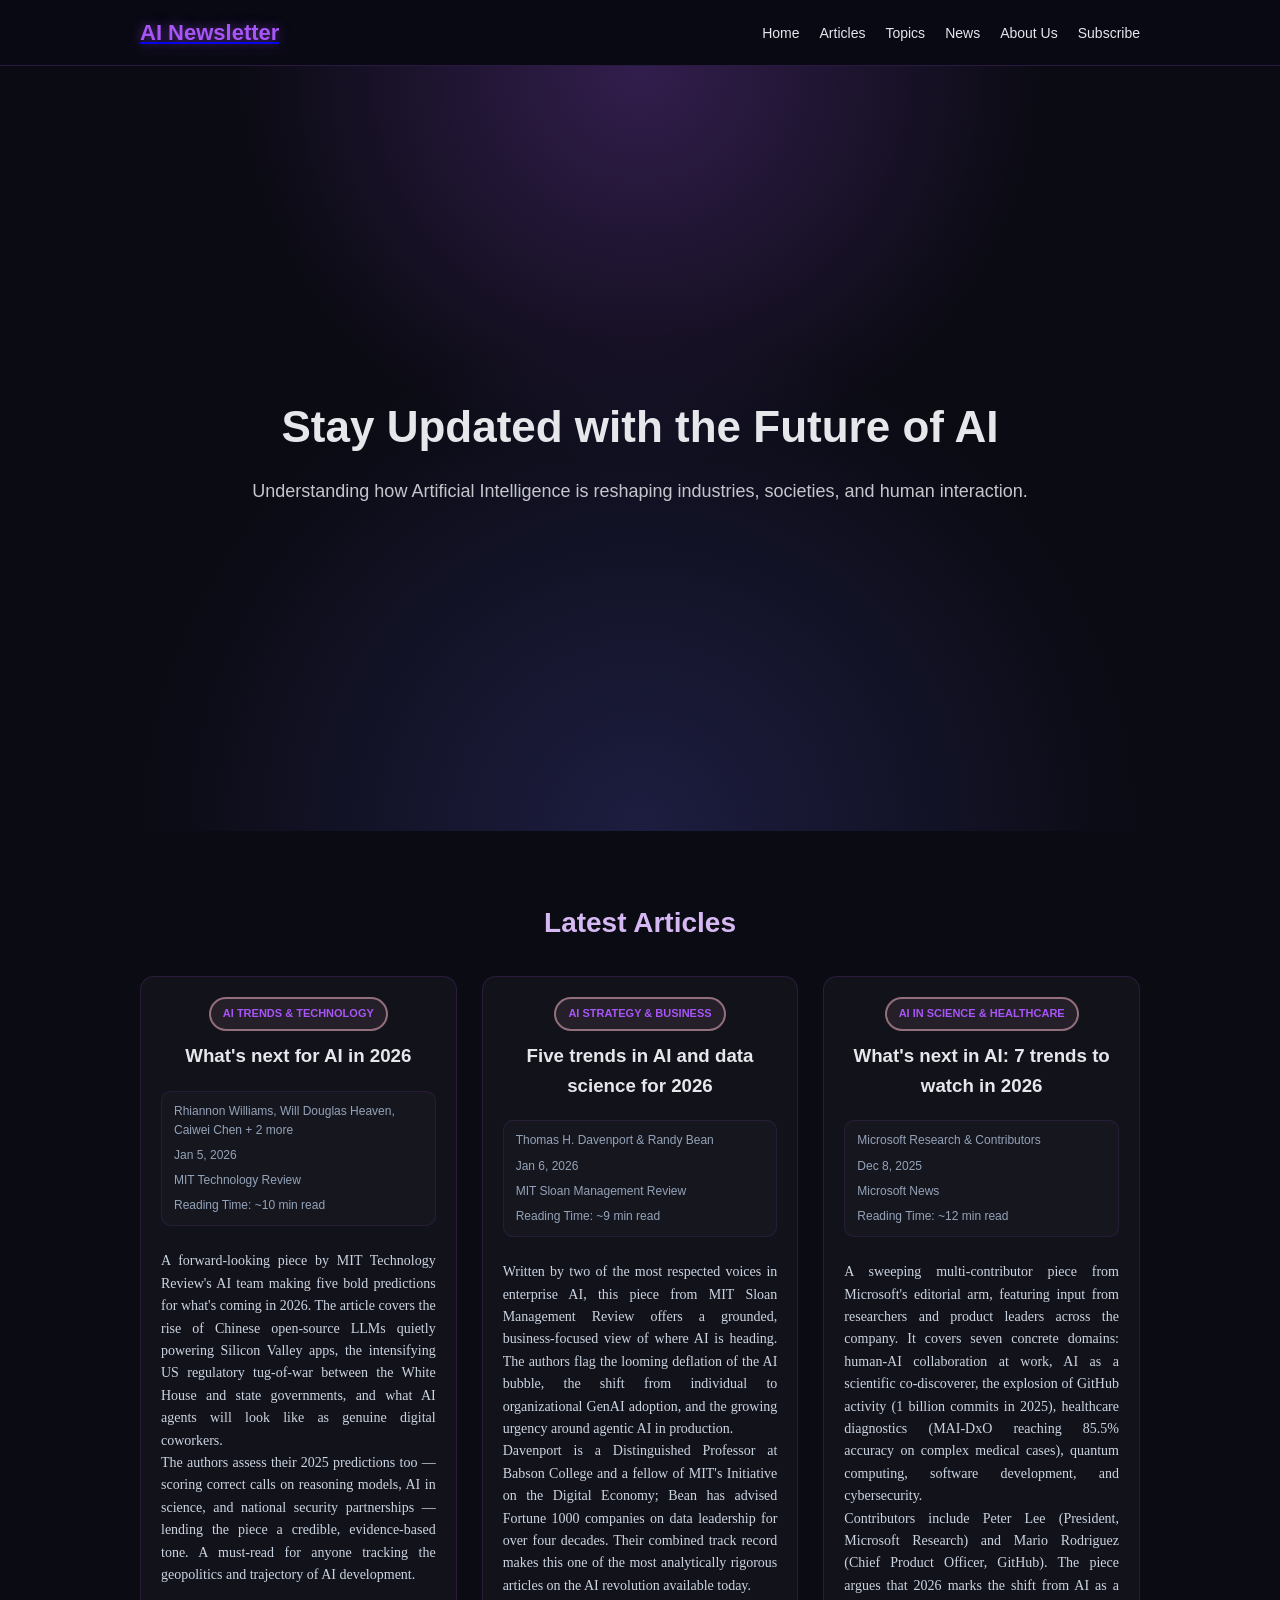
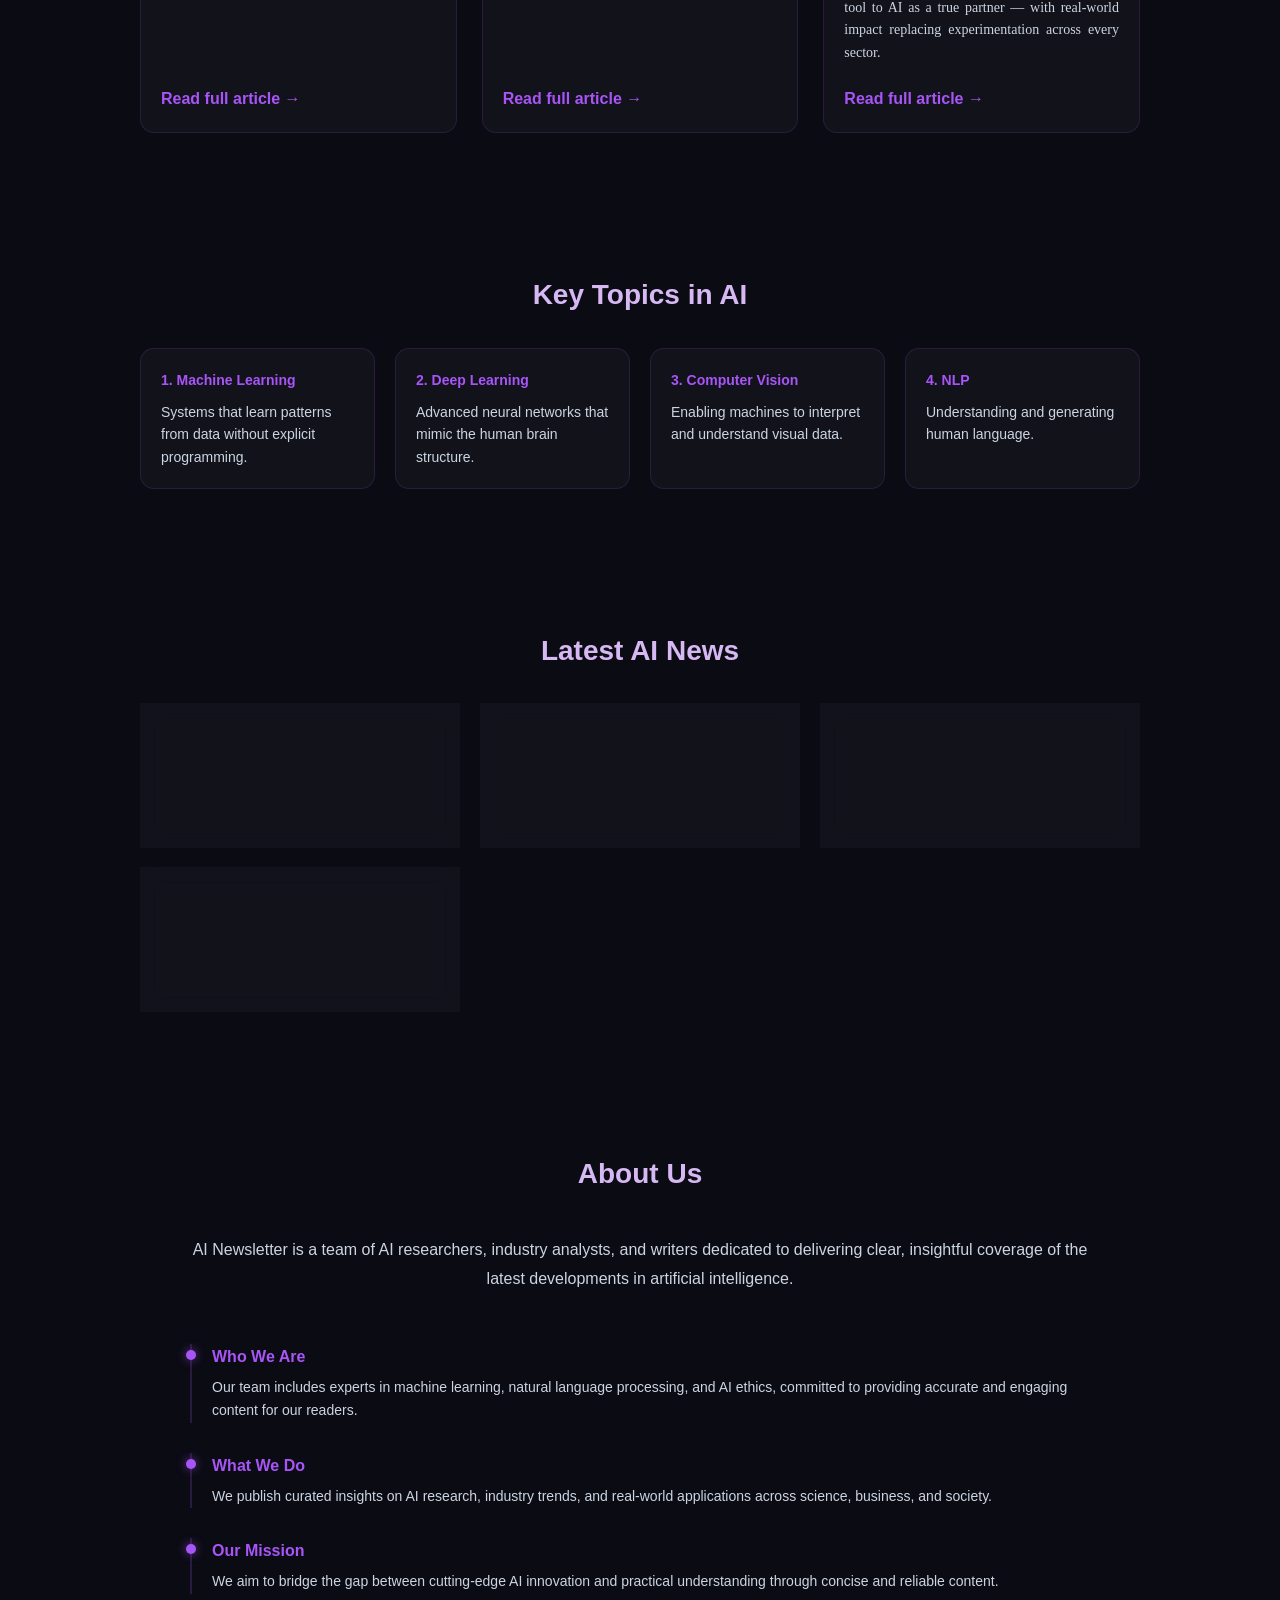
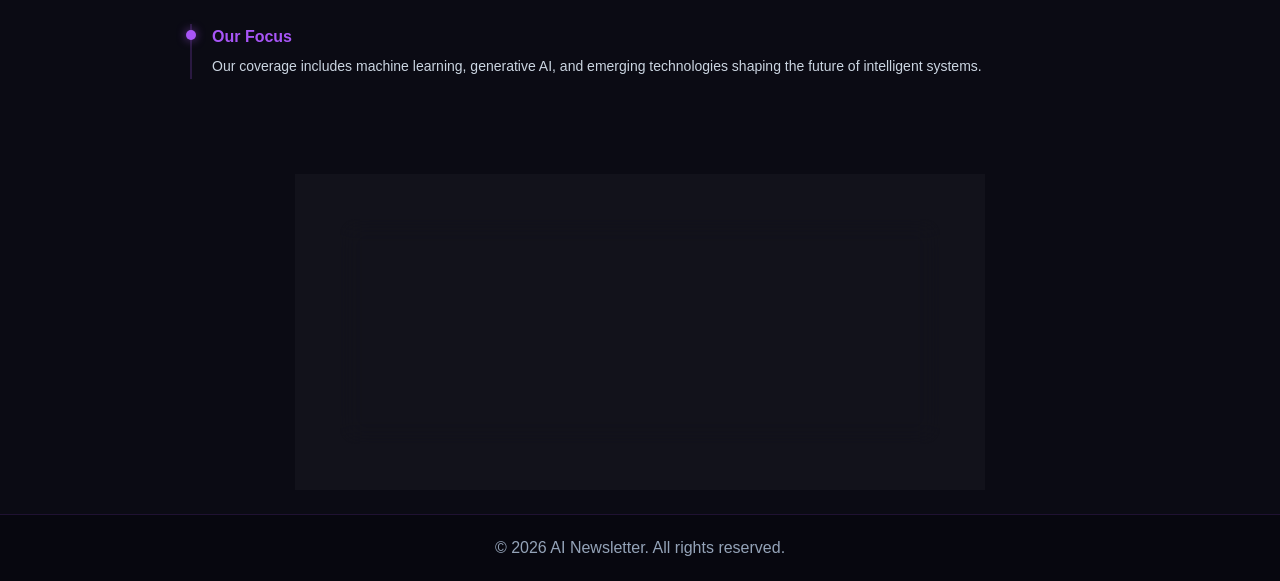
<file: MiniProject3/index.html>
<!DOCTYPE html>
<html lang="en">

<head>
    <meta charset="UTF-8">

    <!-- Responsive -->
    <meta name="viewport" content="width=device-width, initial-scale=1.0">

    <!-- SEO -->
    <meta name="description" content="Explore Artificial Intelligence: its concepts, applications, future impact, and challenges shaping modern society.">

    <title>AI Newsletter | Exploring Artificial Intelligence </title>

    <link rel="stylesheet" href="style.css">
</head>

<body id="top">

<!-- ================= HEADER ================= -->
<header class="header">

    <div class="container header-container">

        <!-- Logo -->
        <a href="#top" class="logo" aria-label="AI Newsletter Home">
            <h2>AI Newsletter</h2>
        </a>

        <!-- Navigation -->
        <nav aria-label="Primary Navigation">
            <ul class="nav-list">
                <li><a href="#top">Home</a></li>
                <li><a href="#articles">Articles</a></li>
                <li><a href="#topics">Topics</a></li>
                <li><a href="#news">News</a></li>
                <li><a href="#about">About Us</a></li>
                <li><a href="#subscribe">Subscribe</a></li>
            </ul>
        </nav>

    </div>
</header>


<!-- ================= HERO SECTION ================= -->
<section class="hero" aria-label="Introduction">
    <div class="hero-content">
        <h1>Stay Updated with the Future of AI</h1>
        <p>Understanding how Artificial Intelligence is reshaping industries, societies, and human interaction.</p>
    </div>
</section>


<!-- ================= MAIN CONTENT ================= -->
<section class="main-content">

    <!-- Articles -->
    <article class="Articles" id="articles">
        <div class="container">

            <h2>Latest Articles</h2>

            <div class="articles-grid">

                <!-- Card 1 -->
                <div class="article-card">

                    <h5>AI Trends & Technology</h5>

                    <h3>What's next for AI in 2026</h3>

                    <div class="card-meta">
                        <span class="author">Rhiannon Williams, Will Douglas Heaven, Caiwei Chen + 2 more</span>
                        <span class="date">
                            <time datetime="2026-01-05">Jan 5, 2026</time>
                        </span>
                        <span class="source">MIT Technology Review</span>
                        <span class="read-time">Reading Time: ~10 min read</span>
                    </div>

                    <p class="excerpt">
                        A forward-looking piece by MIT Technology Review's AI team making five bold predictions for what's coming in 2026. The article covers the rise of Chinese open-source LLMs quietly powering Silicon Valley apps, the intensifying US regulatory tug-of-war between the White House and state governments, and what AI agents will look like as genuine digital coworkers. <br> The authors assess their 2025 predictions too — scoring correct calls on reasoning models, AI in science, and national security partnerships — lending the piece a credible, evidence-based tone. A must-read for anyone tracking the geopolitics and trajectory of AI development.
                    </p>

                    <a href="Articles/what-s-next-for-ai-in-2026.html" class="read-more">
                        Read full article →
                    </a>

                </div>

                <!-- Card 2 -->
                <div class="article-card">

                    <h5>AI Strategy & Business</h5>

                    <h3>Five trends in AI and data science for 2026</h3>

                    <div class="card-meta">
                        <span class="author">Thomas H. Davenport & Randy Bean</span>
                        <span class="date">
                            <time datetime="2026-01-06">Jan 6, 2026</time>
                        </span>
                        <span class="source">MIT Sloan Management Review</span>
                        <span class="read-time">Reading Time: ~9 min read</span>
                    </div>

                    <p class="excerpt"> 
                        Written by two of the most respected voices in enterprise AI, this piece from MIT Sloan Management Review offers a grounded, business-focused view of where AI is heading. The authors flag the looming deflation of the AI bubble, the shift from individual to organizational GenAI adoption, and the growing urgency around agentic AI in production. <br> 
                        Davenport is a Distinguished Professor at Babson College and a fellow of MIT's Initiative on the Digital Economy; Bean has advised Fortune 1000 companies on data leadership for over four decades. Their combined track record makes this one of the most analytically rigorous articles on the AI revolution available today.

                        </p>
                    <a href="Articles/five-trends-in-ai-and-data-science-for-2026.html" class="read-more">
                        Read full article →
                    </a>

                </div>

                <!-- Card 3 -->
                <div class="article-card">

                    <h5>AI in Science & Healthcare</h5>

                    <h3>What's next in AI: 7 trends to watch in 2026</h3>

                    <div class="card-meta">
                        <span class="author">Microsoft Research & Contributors</span>
                        <span class="date">
                            <time datetime="2025-12-08">Dec 8, 2025</time>
                        </span>
                        <span class="source">Microsoft News</span>
                        <span class="read-time">Reading Time: ~12 min read</span>
                    </div>

                    <p class="excerpt">
                        A sweeping multi-contributor piece from Microsoft's editorial arm, featuring input from researchers and product leaders across the company. It covers seven concrete domains: human-AI collaboration at work, AI as a scientific co-discoverer, the explosion of GitHub activity (1 billion commits in 2025), healthcare diagnostics (MAI-DxO reaching 85.5% accuracy on complex medical cases), quantum computing, software development, and cybersecurity. <br>
                        Contributors include Peter Lee (President, Microsoft Research) and Mario Rodriguez (Chief Product Officer, GitHub). The piece argues that 2026 marks the shift from AI as a tool to AI as a true partner — with real-world impact replacing experimentation across every sector.
                    </p>

                    <a href="Articles/what-s-next-in-ai-7-trends-to-watch-in-2026.html" class="read-more">
                        Read full article →
                    </a>

                </div>

            </div>

        </div>
    </article>

</section>

    <!-- Key Topics -->
    <section class="Topics" id="topics">
        <div class="container">
        <h2>Key Topics in AI</h2>

        <div class="topics-grid">
            <div class="topic">
                <h3>1. Machine Learning</h3>
                <p>Systems that learn patterns from data without explicit programming.</p>
            </div>

            <div class="topic">
                <h3>2. Deep Learning</h3>
                <p>Advanced neural networks that mimic the human brain structure.</p>
            </div>

            <div class="topic">
                <h3>3. Computer Vision</h3>
                <p>Enabling machines to interpret and understand visual data.</p>
            </div>

            <div class="topic">
                <h3>4. NLP</h3>
                <p>Understanding and generating human language.</p>
            </div>
        </div>
        </div>
    </section>


    <!-- News -->
    <section class="News" id="news">
        <div class="container">
        <h2>Latest AI News</h2>

        <div class="news-grid">

            <div class="news-card">
                <span class="news-tag">AI Models</span>
                <p>OpenAI and Google DeepMind continue competing in advanced reasoning models and multimodal systems.</p>
            </div>

            <div class="news-card">
                <span class="news-tag">Policy</span>
                <p>Regulators in the EU and US are tightening AI governance frameworks focused on transparency and safety.</p>
            </div>

            <div class="news-card">
                <span class="news-tag">Healthcare</span>
                <p>AI-driven drug discovery platforms are accelerating early-stage pharmaceutical research pipelines.</p>
            </div>

            <div class="news-card">
                <span class="news-tag">Industry</span>
                <p>Enterprise adoption of generative AI tools is rapidly increasing across healthcare, finance, and education sectors.</p>
            </div>

        </div>
        </div>
    </section>


    <!-- About US -->
    <section class="About" id="about">
    <div class="container">
    <h2>About Us</h2>

    <div class="about-wrapper">

        <!-- Intro -->
        <div class="about-intro">
            <p>
                AI Newsletter is a team of AI researchers, industry analysts, and writers dedicated to delivering
                clear, insightful coverage of the latest developments in artificial intelligence.
            </p>
        </div>

        <!-- Content -->
        <div class="about-list">

            <div class="about-item">
                <h3>Who We Are</h3>
                <p>
                    Our team includes experts in machine learning, natural language processing, and AI ethics,
                    committed to providing accurate and engaging content for our readers.
                </p>
            </div>

            <div class="about-item">
                <h3>What We Do</h3>
                <p>
                    We publish curated insights on AI research, industry trends, and real-world applications
                    across science, business, and society.
                </p>
            </div>

            <div class="about-item">
                <h3>Our Mission</h3>
                <p>
                    We aim to bridge the gap between cutting-edge AI innovation and practical understanding
                    through concise and reliable content.
                </p>
            </div>

            <div class="about-item">
                <h3>Our Focus</h3>
                <p>
                    Our coverage includes machine learning, generative AI, and emerging technologies shaping
                    the future of intelligent systems.
                </p>
            </div>

        </div>

    </div>
    </div>
</section>


    <!-- Subscribe -->
    <section class="Subscribe" id="subscribe">
        <div class="container">
        
        <div class="subscribe-box">

            <h2>Subscribe to Our Newsletter</h2>

            <p>
                Join thousands of readers receiving the latest AI insights every week.
            </p>

            <form class="subscribe-form" action="#" method="post">
                <input type="email" name="email" placeholder="Enter your email" required>
                <button type="submit">Subscribe</button>
            </form>

        </div>
        </div>

    </section>

</section>


<!-- ================= FOOTER ================= -->
<footer class="footer">
    <p>&copy; 2026 AI Newsletter. All rights reserved.</p>
</footer>

</body>
</html>
</file>
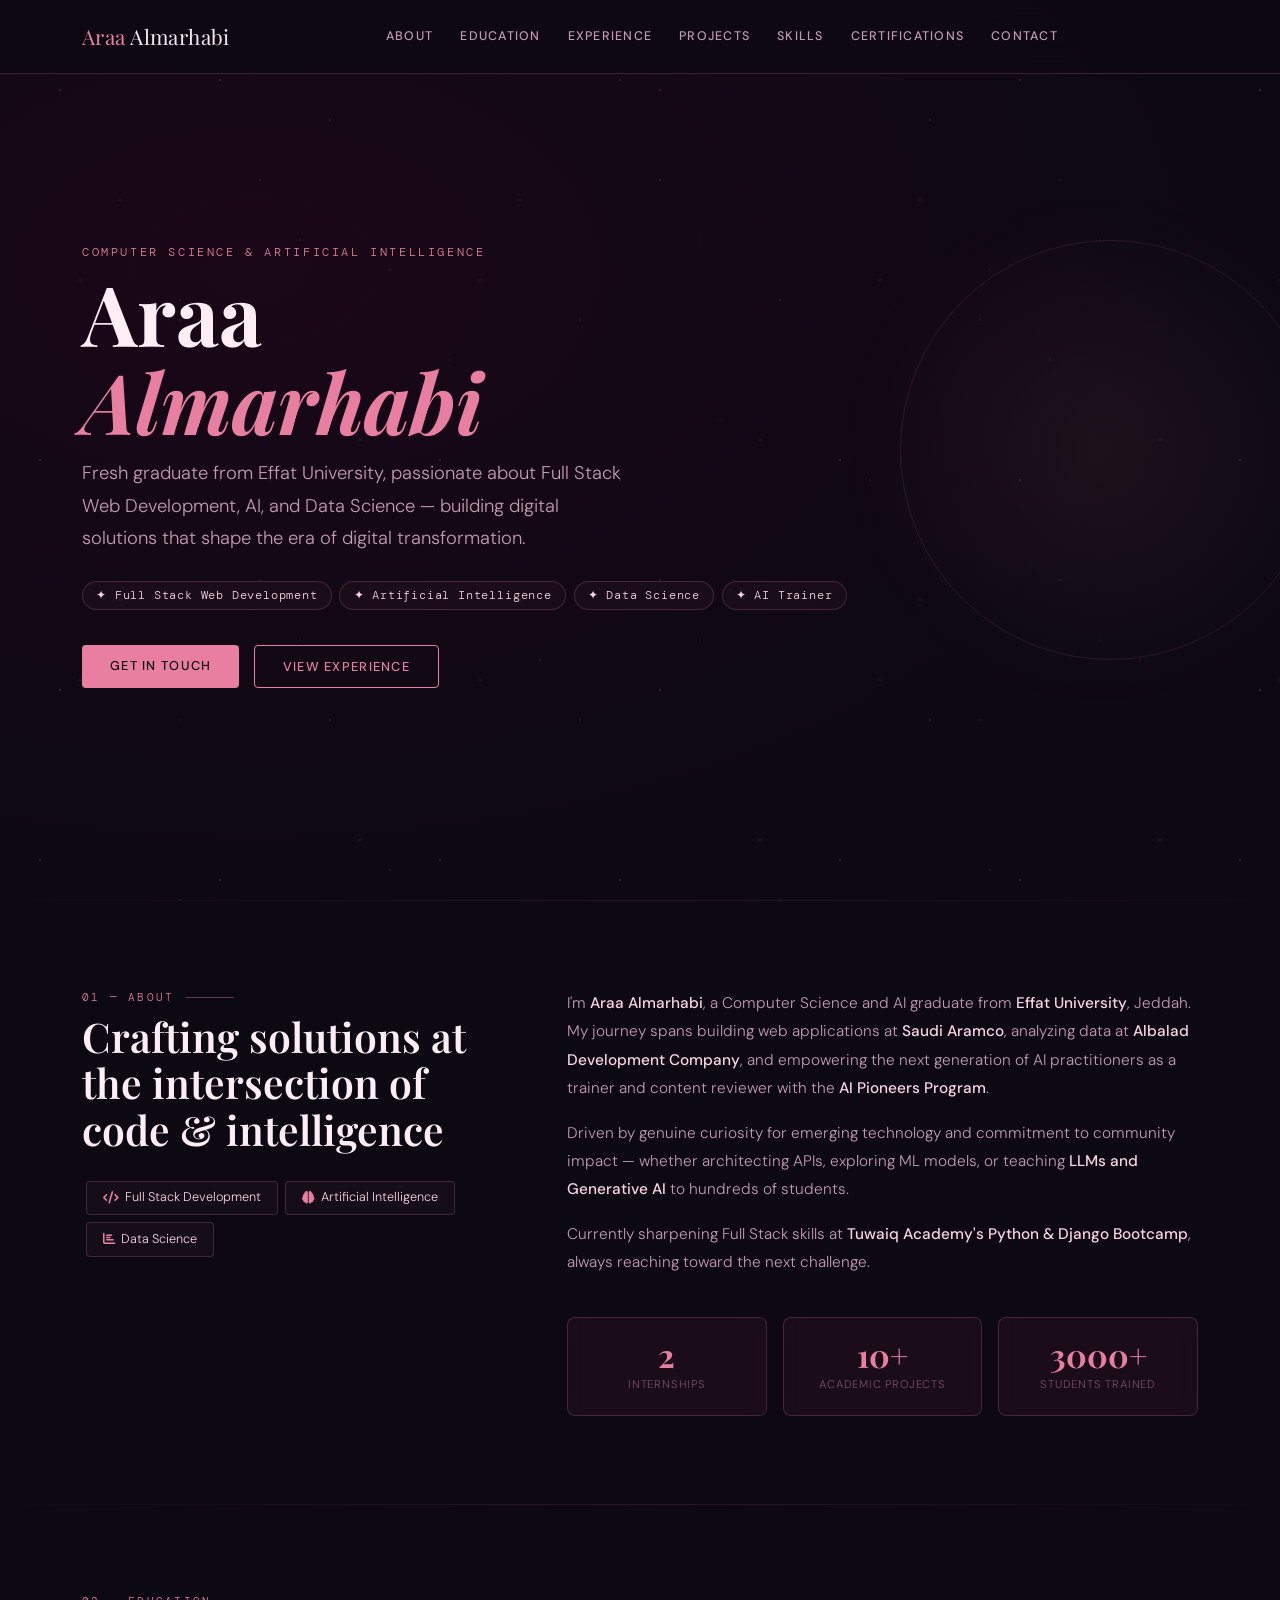
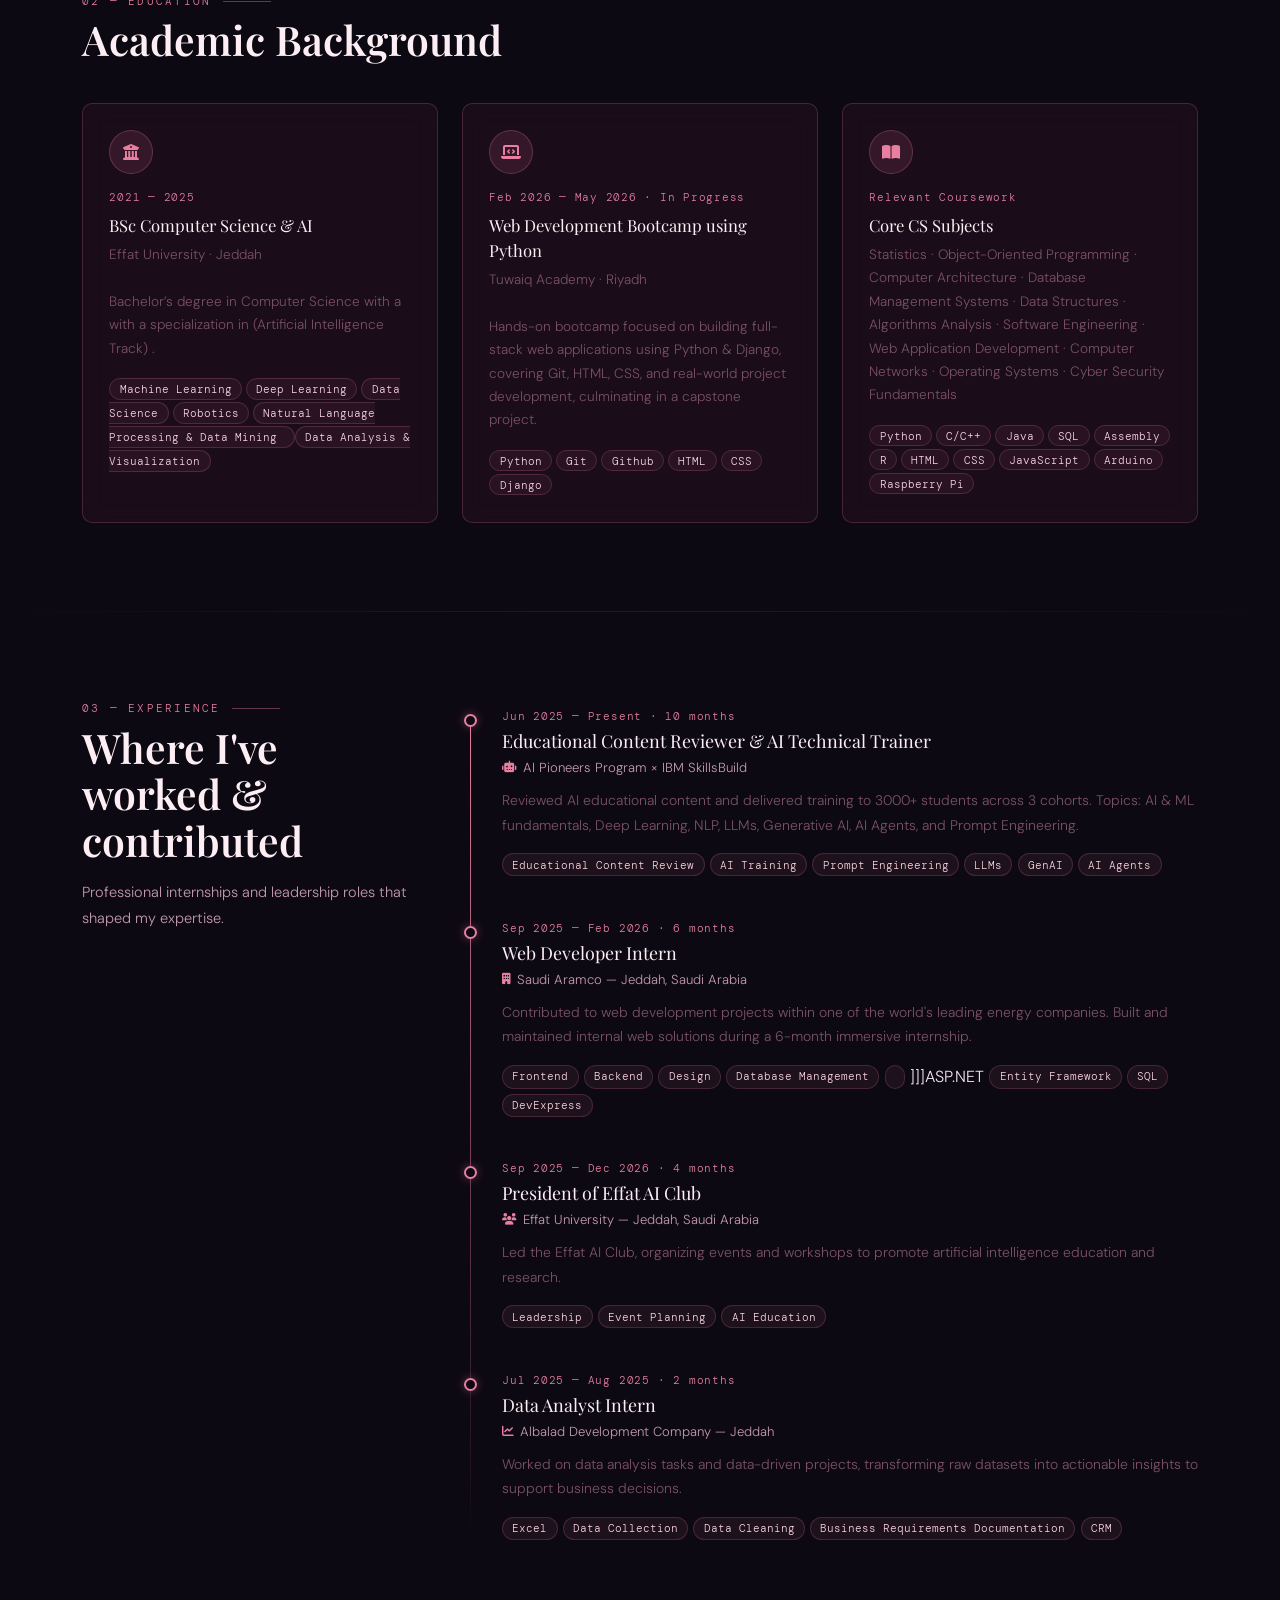
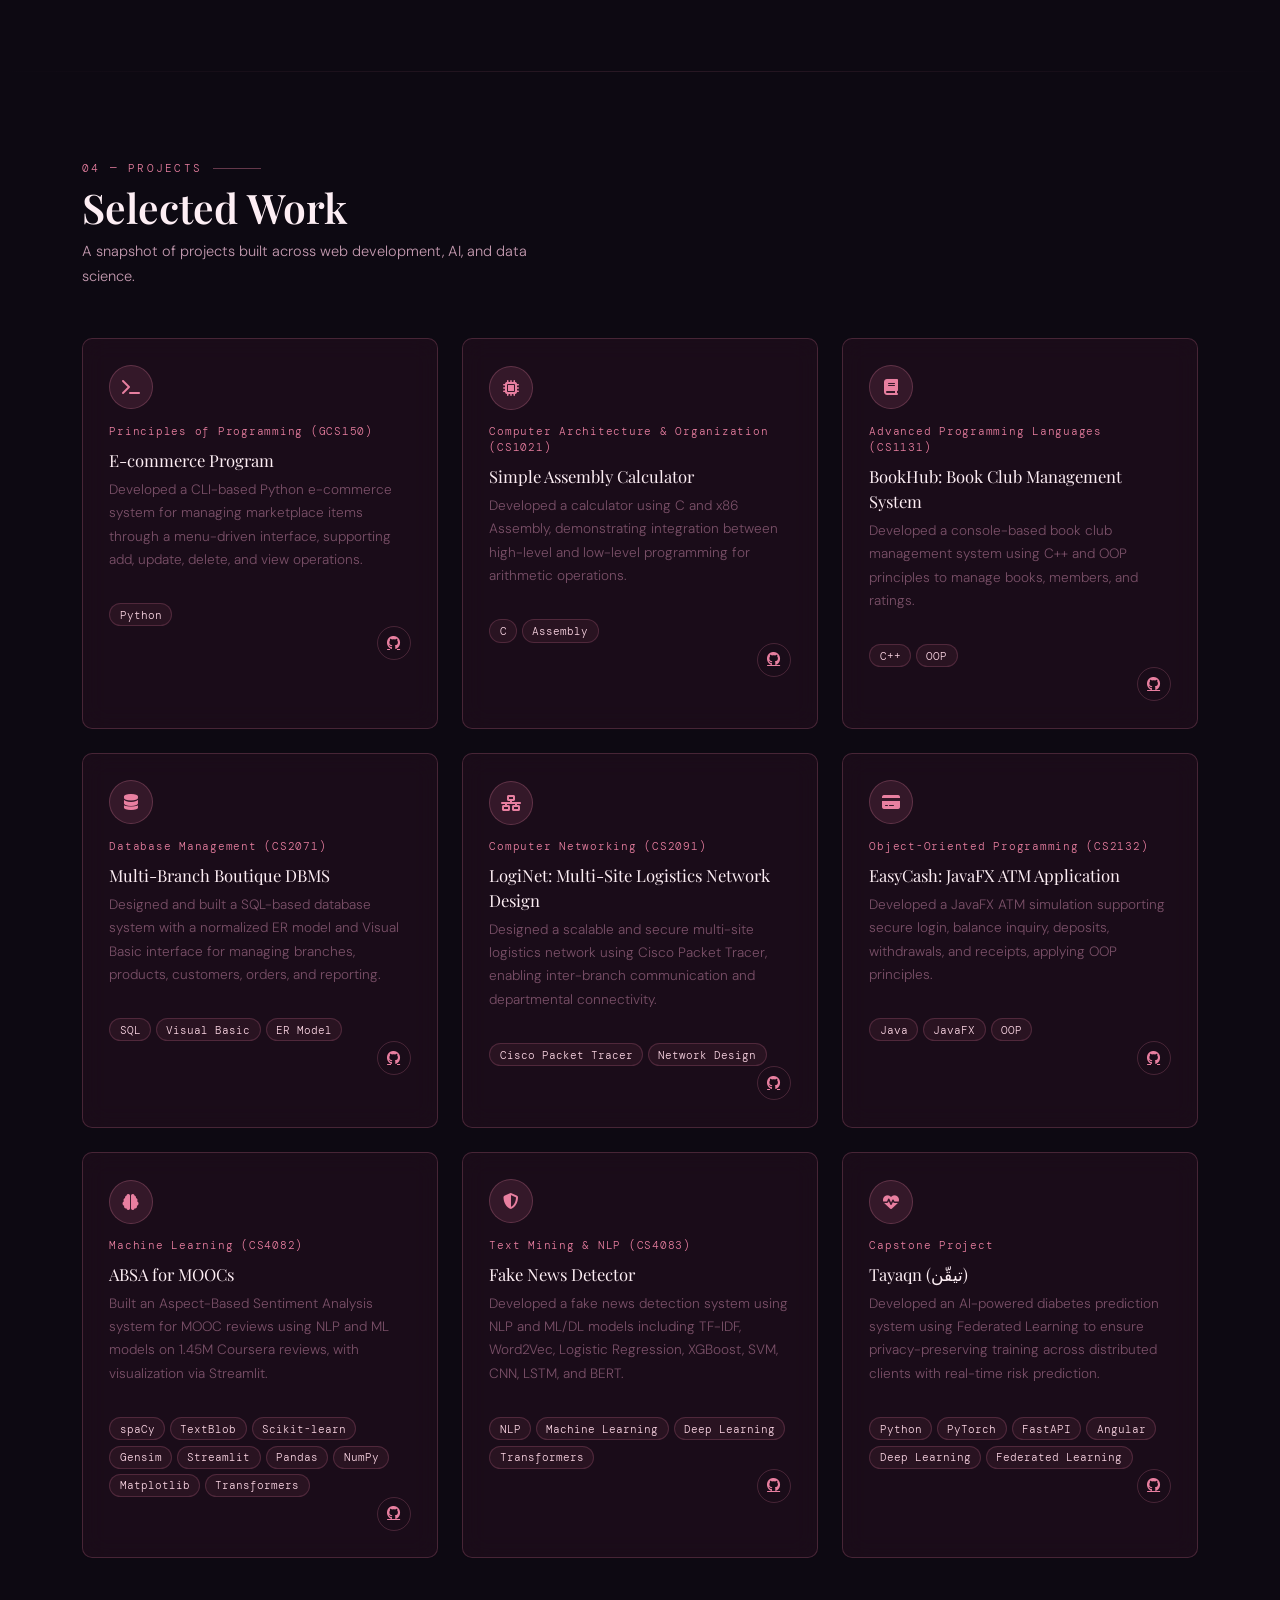
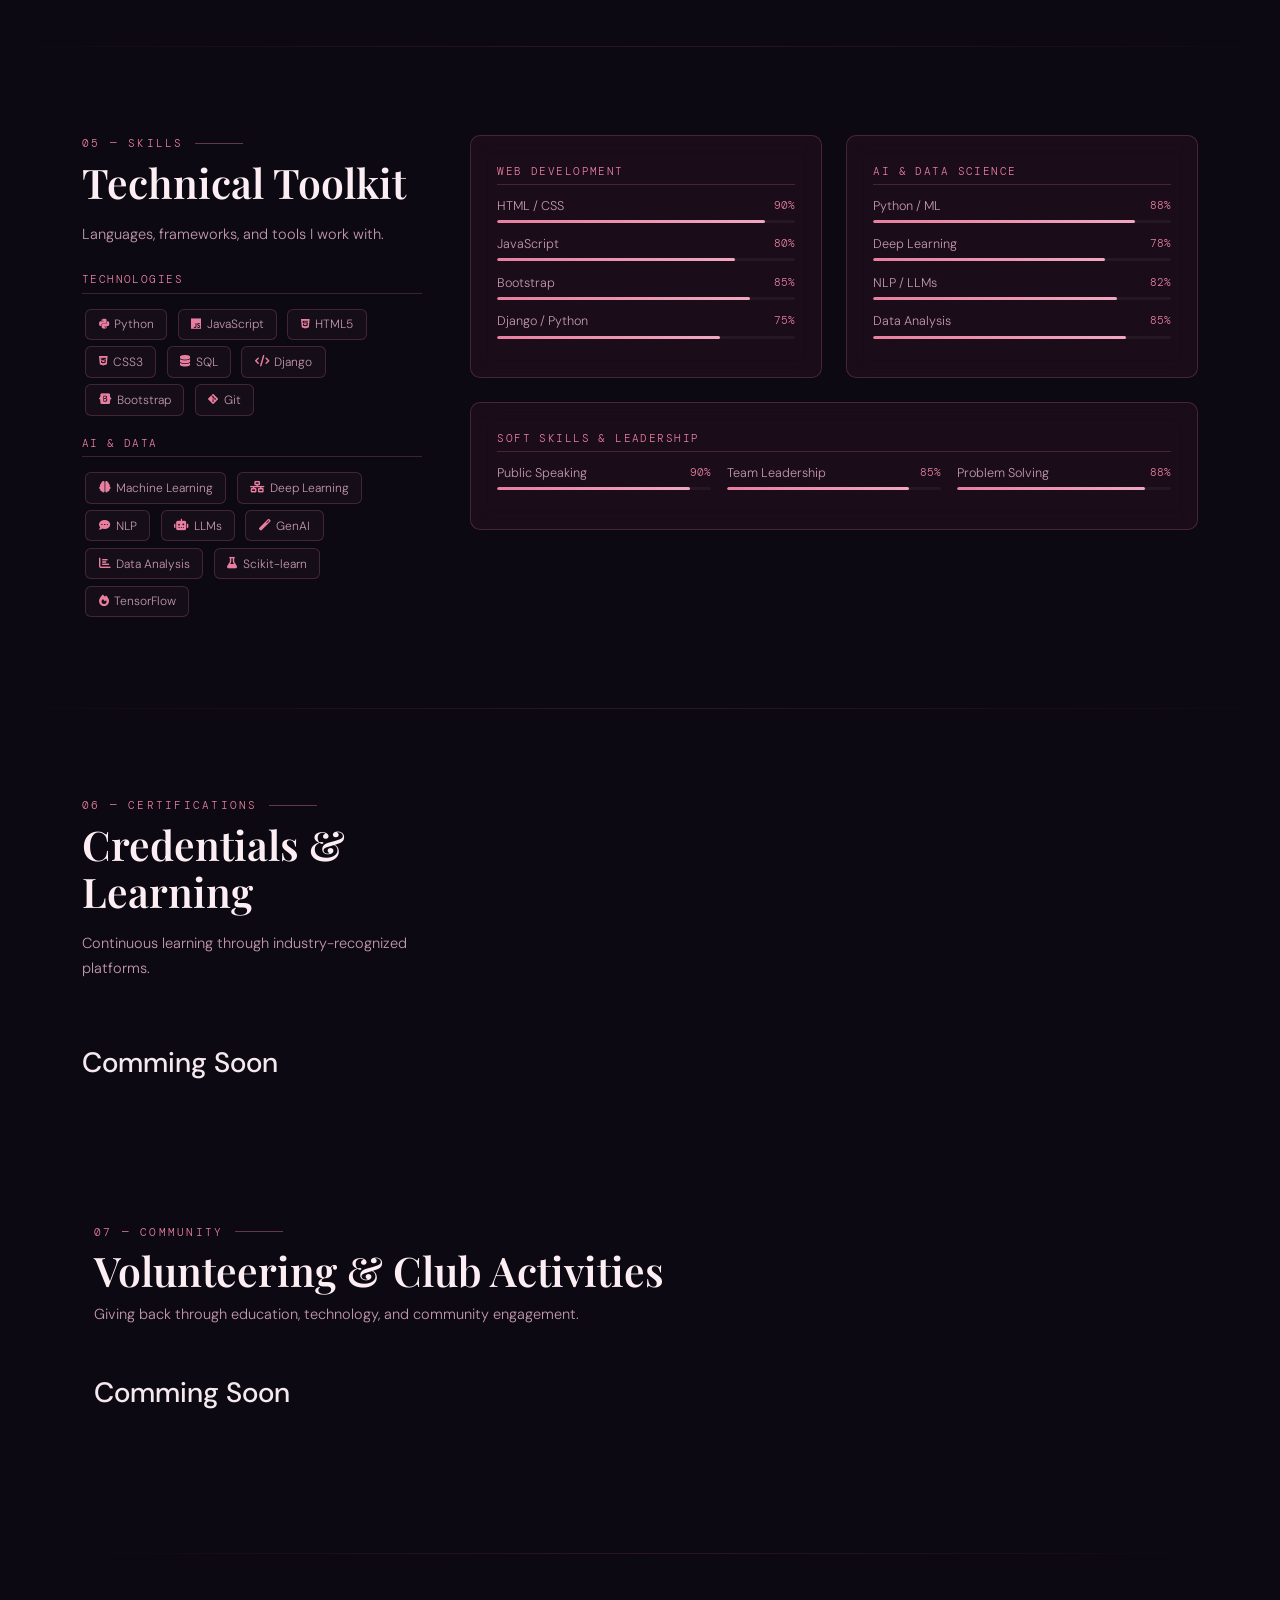
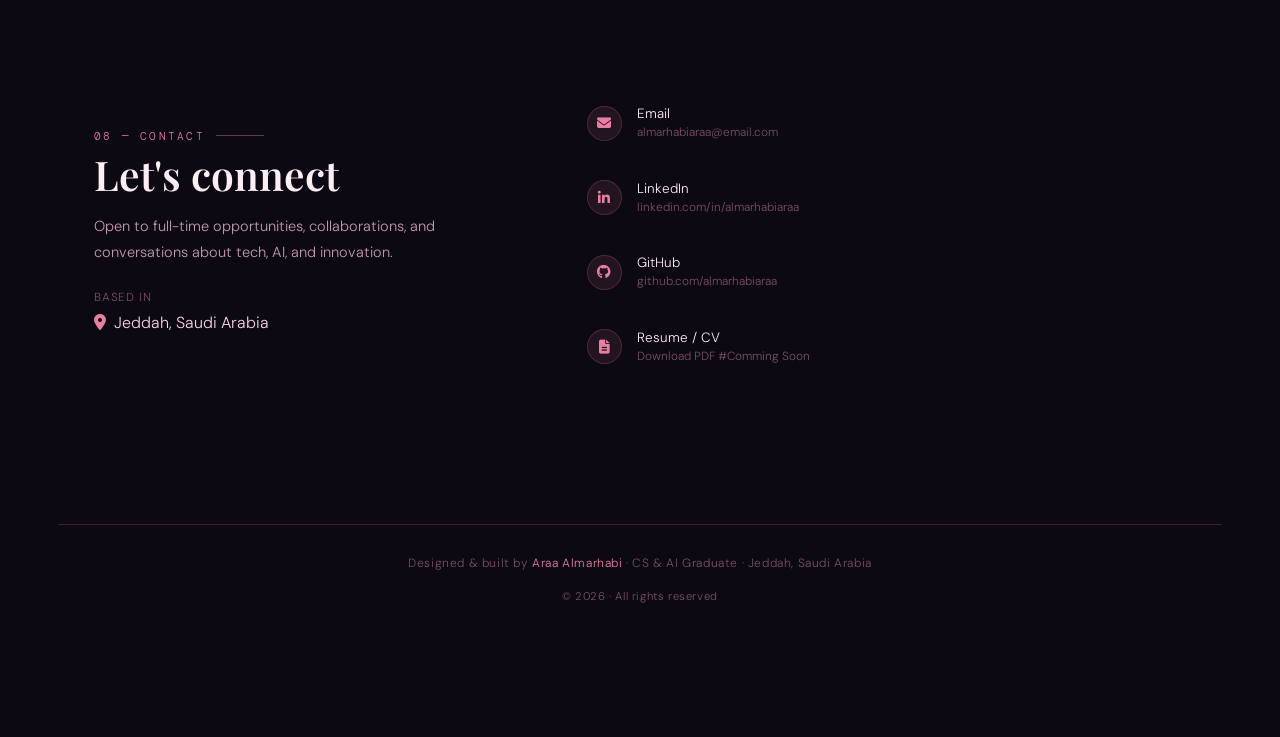
<file: MiniProject4/index.html>
<!DOCTYPE html>
<html lang="en" dir="ltr" data-theme="dark">
<head>
  <meta charset="UTF-8"/>
  <meta name="viewport" content="width=device-width, initial-scale=1.0"/>
  <title>Araa Almarhabi — Portfolio</title>
  <link href="https://cdn.jsdelivr.net/npm/bootstrap@5.3.2/dist/css/bootstrap.min.css" rel="stylesheet"/>
  <link href="https://cdnjs.cloudflare.com/ajax/libs/font-awesome/6.5.0/css/all.min.css" rel="stylesheet"/>
  <link href="https://fonts.googleapis.com/css2?family=Playfair+Display:ital,wght@0,600;0,700;1,400&family=DM+Sans:wght@300;400;500&family=DM+Mono:wght@400;500&display=swap" rel="stylesheet"/>
  <link href="styles.css" rel="stylesheet"/>

</head>
<body>

<div id="stars"></div>

<!-- ════════ NAVBAR ════════ -->
<nav class="navbar navbar-expand-lg" id="mainNav">
  <div class="container">
    <a class="navbar-brand" href="#hero">Araa <span>Almarhabi</span></a>
    <div class="d-flex align-items-center gap-2 ms-auto order-lg-last">
      <button class="navbar-toggler ms-1" type="button" data-bs-toggle="collapse" data-bs-target="#navMenu">
        <span class="navbar-toggler-icon"></span>
      </button>
    </div>
    <div class="collapse navbar-collapse" id="navMenu">
      <ul class="navbar-nav mx-auto gap-1">
        <li><a class="nav-link" href="#about">About</a></li>
        <li><a class="nav-link" href="#education">Education</a></li>
        <li><a class="nav-link" href="#experience">Experience</a></li>
        <li><a class="nav-link" href="#projects">Projects</a></li>
        <li><a class="nav-link" href="#skills">Skills</a></li>
        <li><a class="nav-link" href="#certs">Certifications</a></li>
        <li><a class="nav-link" href="#contact">Contact</a></li>
      </ul>
    </div>
  </div>
</nav>

<!-- ════════ HERO ════════ -->
<section id="hero">
  <div class="hero-deco"></div>
  <div class="hero-ring"></div>
  <div class="container">
    <div class="row"><div class="col-lg-9">
      <div class="hero-eyebrow">Computer Science &amp; Artificial Intelligence</div>
      <h1 class="hero-name">Araa<br><em>Almarhabi</em></h1>
      <p class="hero-tagline">
        Fresh graduate from Effat University, passionate about Full Stack Web Development, AI, and Data Science — building digital solutions that shape the era of digital transformation.
      </p>
      <div class="hero-pills">
        <span class="pill">✦ Full Stack Web Development</span>
        <span class="pill">✦ Artificial Intelligence</span>
        <span class="pill">✦ Data Science</span>
        <span class="pill">✦ AI Trainer</span>
      </div>
      <div class="hero-cta">
        <a href="#contact"    class="btn-gold">Get in Touch</a>
        <a href="#experience" class="btn-outline-gold">View Experience</a>
      </div>
    </div></div>
  </div>
</section>
<div class="divider"></div>

<!-- ════════ ABOUT ════════ -->
<section id="about"><div class="section-inner"><div class="container">
  <div class="row g-5 align-items-start">
    <div class="col-lg-5">
      <div class="section-label">01 — About</div>
      <h2 class="section-title">Crafting solutions at the intersection of code &amp; intelligence</h2>
      <div class="mt-4 d-flex flex-wrap">
        <span class="interest-tag"><i class="fas fa-code"></i> Full Stack Development</span>
        <span class="interest-tag"><i class="fas fa-brain"></i> Artificial Intelligence</span>
        <span class="interest-tag"><i class="fas fa-chart-bar"></i> Data Science</span>
      </div>
    </div>
    <div class="col-lg-7">
      <p class="about-text mb-3">
        I'm <strong>Araa Almarhabi</strong>, a Computer Science and AI graduate from <strong>Effat University</strong>, Jeddah. My journey spans building web applications at <strong>Saudi Aramco</strong>, analyzing data at <strong>Albalad Development Company</strong>, and empowering the next generation of AI practitioners as a trainer and content reviewer with the <strong>AI Pioneers Program</strong>.
      </p>
      <p class="about-text mb-3">
        Driven by genuine curiosity for emerging technology and commitment to community impact — whether architecting APIs, exploring ML models, or teaching <strong>LLMs and Generative AI</strong> to hundreds of students.
      </p>
      <p class="about-text">
        Currently sharpening Full Stack skills at <strong>Tuwaiq Academy's Python &amp; Django Bootcamp</strong>, always reaching toward the next challenge.
      </p>
      <div class="row g-3 mt-4">
        <div class="col-4"><div class="stat-card"><div class="stat-number">2</div><div class="stat-label">Internships</div></div></div>
        <div class="col-4"><div class="stat-card"><div class="stat-number">10<span style="color:var(--gold)">+</span></div><div class="stat-label">Academic Projects</div></div></div>
        <div class="col-4"><div class="stat-card"><div class="stat-number">3000<span style="color:var(--gold)">+</span></div><div class="stat-label">Students Trained</div></div></div>
      </div>
    </div>
  </div>
</div></div></section>
<div class="divider"></div>

<!-- ════════ EDUCATION ════════ -->
<section id="education"><div class="section-inner"><div class="container">
  <div class="section-label">02 — Education</div>
  <h2 class="section-title">Academic Background</h2>
  <div class="row g-4 mt-3">
    <div class="col-lg-4"><div class="glass-card">
      <div class="card-icon"><i class="fas fa-university"></i></div>
      <div class="card-meta">2021 — 2025</div>
      <div class="card-title">BSc Computer Science &amp; AI</div>
      <p class="card-text">Effat University · Jeddah<br><br> Bachelor’s degree in Computer Science with a with a specialization in (Artificial Intelligence Track) .</p>
      <span class="tag-sm">Machine Learning</span> <span class="tag-sm">Deep Learning</span> <span class="tag-sm">Data Science</span> <span class="tag-sm">Robotics</span> <span class="tag-sm">Natural Language Processing &amp; Data Mining </span> <span class="tag-sm">Data Analysis &amp; Visualization</span>
    </div></div>
    <div class="col-lg-4"><div class="glass-card">
      <div class="card-icon"><i class="fas fa-laptop-code"></i></div>
      <div class="card-meta">Feb 2026 — May 2026 · In Progress</div>
      <div class="card-title">Web Development Bootcamp using Python</div>
      <p class="card-text">Tuwaiq Academy · Riyadh<br><br>Hands-on bootcamp focused on building full-stack web applications using Python &amp; Django, covering Git, HTML, CSS, and real-world project development, culminating in a capstone project.</p>
      <span class="tag-sm">Python</span> <span class="tag-sm">Git</span> <span class="tag-sm">Github</span> <span class="tag-sm">HTML</span> <span class="tag-sm">CSS</span> <span class="tag-sm">Django</span>
    </div></div>
    <div class="col-lg-4"><div class="glass-card">
      <div class="card-icon"><i class="fas fa-book-open"></i></div>
      <div class="card-meta">Relevant Coursework</div>
      <div class="card-title">Core CS Subjects</div>
      <p class="card-text"> Statistics · Object-Oriented Programming · Computer Architecture · Database Management Systems · Data Structures · Algorithms Analysis · Software Engineering · Web Application Development · Computer Networks · Operating Systems · Cyber Security Fundamentals</p>
      <span class="tag-sm">Python</span> <span class="tag-sm">C/C++</span> <span class="tag-sm">Java</span> <span class="tag-sm">SQL</span> <span class="tag-sm">Assembly</span> <span class="tag-sm">R</span> <span class="tag-sm">HTML</span> <span class="tag-sm">CSS</span> <span class="tag-sm">JavaScript</span> <span class="tag-sm">Arduino</span> <span class="tag-sm">Raspberry Pi</span>
    </div></div>
  </div>
</div></div></section>
<div class="divider"></div>

<!-- ════════ EXPERIENCE ════════ -->
<section id="experience"><div class="section-inner"><div class="container">
  <div class="row g-5">
    <div class="col-lg-4">
      <div class="section-label">03 — Experience</div>
      <h2 class="section-title">Where I've worked &amp; contributed</h2>
      <p class="section-subtitle mt-3">Professional internships and leadership roles that shaped my expertise.</p>
    </div>
    <div class="col-lg-8"><div class="timeline mt-2">

      <div class="timeline-item">
        <div class="timeline-dot"></div>
        <div class="timeline-period">Jun 2025 — Present · 10 months</div>
        <div class="timeline-role">Educational Content Reviewer &amp; AI Technical Trainer</div>
        <div class="timeline-company"><i class="fas fa-robot"></i> AI Pioneers Program × IBM SkillsBuild</div>
        <p class="timeline-desc">Reviewed AI educational content and delivered training to 3000+ students across 3 cohorts. Topics: AI &amp; ML fundamentals, Deep Learning, NLP, LLMs, Generative AI, AI Agents, and Prompt Engineering.</p>
        <div class="timeline-tags">
          <span class="tag-sm">Educational Content Review</span><span class="tag-sm">AI Training</span><span class="tag-sm">Prompt Engineering</span><span class="tag-sm">LLMs</span><span class="tag-sm">GenAI</span><span class="tag-sm">AI Agents</span>
        </div>
      </div>

      <div class="timeline-item">
        <div class="timeline-dot"></div>
        <div class="timeline-period">Sep 2025 — Feb 2026 · 6 months</div>
        <div class="timeline-role">Web Developer Intern</div>
        <div class="timeline-company"><i class="fas fa-building"></i> Saudi Aramco — Jeddah, Saudi Arabia</div>
        <p class="timeline-desc">Contributed to web development projects within one of the world's leading energy companies. Built and maintained internal web solutions during a 6-month immersive internship.</p>
        <div class="timeline-tags">
          <span class="tag-sm">Frontend</span>
          <span class="tag-sm">Backend</span>
          <span class="tag-sm">Design</span>
          <span class="tag-sm">Database Management</span>
          <span class="tag-sm"></span>]]]ASP.NET</span>
          <span class="tag-sm">Entity Framework</span>
          <span class="tag-sm">SQL</span>
          <span class="tag-sm">DevExpress</span>
        </div>
      </div>

      <div class="timeline-item">
        <div class="timeline-dot"></div>
        <div class="timeline-period">Sep 2025 — Dec 2026 · 4 months</div>
        <div class="timeline-role">President of Effat AI Club</div>
        <div class="timeline-company"><i class="fas fa-users"></i> Effat University — Jeddah, Saudi Arabia</div>
        <p class="timeline-desc">Led the Effat AI Club, organizing events and workshops to promote artificial intelligence education and research.</p>
        <div class="timeline-tags">
          <span class="tag-sm">Leadership</span>
          <span class="tag-sm">Event Planning</span>
          <span class="tag-sm">AI Education</span>
        </div>
      </div>

      <div class="timeline-item">
        <div class="timeline-dot"></div>
        <div class="timeline-period">Jul 2025 — Aug 2025 · 2 months</div>
        <div class="timeline-role">Data Analyst Intern</div>
        <div class="timeline-company"><i class="fas fa-chart-line"></i> Albalad Development Company — Jeddah</div>
        <p class="timeline-desc">Worked on data analysis tasks and data-driven projects, transforming raw datasets into actionable insights to support business decisions.</p>
        <div class="timeline-tags">
          <span class="tag-sm">Excel</span>
          <span class="tag-sm">Data Collection</span>
          <span class="tag-sm">Data Cleaning</span>
          <span class="tag-sm">Business Requirements Documentation</span>
          <span class="tag-sm">CRM</span>
        </div>
      </div>

    </div></div>
  </div>
</div></div></section>
<div class="divider"></div>

<!-- ════════ PROJECTS ════════ -->
<section id="projects">
  <div class="section-inner">
    <div class="container">

      <div class="section-label">04 — Projects</div>
      <h2 class="section-title">Selected Work</h2>
      <p class="section-subtitle mt-2 mb-5">
        A snapshot of projects built across web development, AI, and data science.
      </p>

      <div class="row g-4">

        <!-- E-Commerce CLI -->
        <div class="col-md-6 col-lg-4">
          <div class="glass-card">
            <div class="card-icon"><i class="fas fa-terminal"></i></div>
            <div class="card-meta">Principles of Programming (GCS150)</div>
            <div class="card-title">E-commerce Program</div>
            <p class="card-text">
              Developed a CLI-based Python e-commerce system for managing marketplace items through a menu-driven interface, supporting add, update, delete, and view operations.
            </p>
            <div class="timeline-tags mt-3">
              <span class="tag-sm">Python</span>
            </div>
            <div class="project-links">
              <a href="https://github.com/almarhabiaraa/E-Market_Manager" class="project-link" title="GitHub" target="_blank">
                <i class="fab fa-github"></i>
              </a>
            </div>
          </div>
        </div>

        <!-- Assembly Calculator -->
        <div class="col-md-6 col-lg-4">
          <div class="glass-card">
            <div class="card-icon"><i class="fas fa-microchip"></i></div>
            <div class="card-meta">Computer Architecture & Organization (CS1021)</div>
            <div class="card-title">Simple Assembly Calculator</div>
            <p class="card-text">
              Developed a calculator using C and x86 Assembly, demonstrating integration between high-level and low-level programming for arithmetic operations.
            </p>
            <div class="timeline-tags mt-3">
              <span class="tag-sm">C</span>
              <span class="tag-sm">Assembly</span>
            </div>
            <div class="project-links">
              <a href="https://github.com/almarhabiaraa/Assembly-Calculator" class="project-link" title="GitHub" target="_blank">
                <i class="fab fa-github"></i>
              </a>
            </div>
          </div>
        </div>

        <!-- BookHub -->
        <div class="col-md-6 col-lg-4">
          <div class="glass-card">
            <div class="card-icon"><i class="fas fa-book"></i></div>
            <div class="card-meta">Advanced Programming Languages (CS1131)</div>
            <div class="card-title">BookHub: Book Club Management System</div>
            <p class="card-text">
              Developed a console-based book club management system using C++ and OOP principles to manage books, members, and ratings.
            </p>
            <div class="timeline-tags mt-3">
              <span class="tag-sm">C++</span>
              <span class="tag-sm">OOP</span>
            </div>
            <div class="project-links">
              <a href="https://github.com/almarhabiaraa/BookHub" class="project-link" title="GitHub" target="_blank">
                <i class="fab fa-github"></i>
              </a>
            </div>
          </div>
        </div>

        <!-- DBMS -->
        <div class="col-md-6 col-lg-4">
          <div class="glass-card">
            <div class="card-icon"><i class="fas fa-database"></i></div>
            <div class="card-meta">Database Management (CS2071)</div>
            <div class="card-title">Multi-Branch Boutique DBMS</div>
            <p class="card-text">
              Designed and built a SQL-based database system with a normalized ER model and Visual Basic interface for managing branches, products, customers, orders, and reporting.
            </p>
            <div class="timeline-tags mt-3">
              <span class="tag-sm">SQL</span>
              <span class="tag-sm">Visual Basic</span>
              <span class="tag-sm">ER Model</span>
            </div>
            <div class="project-links">
              <a href="https://github.com/almarhabiaraa/Multi-Branch-DBMS" class="project-link" title="GitHub" target="_blank">
                <i class="fab fa-github"></i>
              </a>
            </div>
          </div>
        </div>

        <!-- Network Design -->
        <div class="col-md-6 col-lg-4">
          <div class="glass-card">
            <div class="card-icon"><i class="fas fa-network-wired"></i></div>
            <div class="card-meta">Computer Networking (CS2091)</div>
            <div class="card-title">LogiNet: Multi-Site Logistics Network Design</div>
            <p class="card-text">
              Designed a scalable and secure multi-site logistics network using Cisco Packet Tracer, enabling inter-branch communication and departmental connectivity.
            </p>
            <div class="timeline-tags mt-3">
              <span class="tag-sm">Cisco Packet Tracer</span>
              <span class="tag-sm">Network Design</span>
            </div>
            <div class="project-links">
              <a href="https://github.com/almarhabiaraa/LogiNet" class="project-link" title="GitHub" target="_blank">
                <i class="fab fa-github"></i>
              </a>
            </div>
          </div>
        </div>

        <!-- EasyCash -->
        <div class="col-md-6 col-lg-4">
          <div class="glass-card">
            <div class="card-icon"><i class="fas fa-credit-card"></i></div>
            <div class="card-meta">Object-Oriented Programming (CS2132)</div>
            <div class="card-title">EasyCash: JavaFX ATM Application</div>
            <p class="card-text">
              Developed a JavaFX ATM simulation supporting secure login, balance inquiry, deposits, withdrawals, and receipts, applying OOP principles.
            </p>
            <div class="timeline-tags mt-3">
              <span class="tag-sm">Java</span>
              <span class="tag-sm">JavaFX</span>
              <span class="tag-sm">OOP</span>
            </div>
            <div class="project-links">
              <a href="https://github.com/almarhabiaraa/EasyCash" class="project-link" title="GitHub" target="_blank">
                <i class="fab fa-github"></i>
              </a>
            </div>
          </div>
        </div>

        <!-- ABSA -->
        <div class="col-md-6 col-lg-4">
          <div class="glass-card">
            <div class="card-icon"><i class="fas fa-brain"></i></div>
            <div class="card-meta">Machine Learning (CS4082)</div>
            <div class="card-title">ABSA for MOOCs</div>
            <p class="card-text">
              Built an Aspect-Based Sentiment Analysis system for MOOC reviews using NLP and ML models on 1.45M Coursera reviews, with visualization via Streamlit.
            </p>
            <div class="timeline-tags mt-3">
              <span class="tag-sm">spaCy</span>
              <span class="tag-sm">TextBlob</span>
              <span class="tag-sm">Scikit-learn</span>
              <span class="tag-sm">Gensim</span>
              <span class="tag-sm">Streamlit</span>
              <span class="tag-sm">Pandas</span>
              <span class="tag-sm">NumPy</span>
              <span class="tag-sm">Matplotlib</span>
              <span class="tag-sm">Transformers</span>
            </div>
            <div class="project-links">
              <a href="https://github.com/almarhabiaraa/ABSA-for-MOOC" class="project-link" title="GitHub" target="_blank">
                <i class="fab fa-github"></i>
              </a>
            </div>
          </div>
        </div>

        <!-- Fake News -->
        <div class="col-md-6 col-lg-4">
          <div class="glass-card">
            <div class="card-icon"><i class="fas fa-shield-alt"></i></div>
            <div class="card-meta">Text Mining & NLP (CS4083)</div>
            <div class="card-title">Fake News Detector</div>
            <p class="card-text">
              Developed a fake news detection system using NLP and ML/DL models including TF-IDF, Word2Vec, Logistic Regression, XGBoost, SVM, CNN, LSTM, and BERT.
            </p>
            <div class="timeline-tags mt-3">
              <span class="tag-sm">NLP</span>
              <span class="tag-sm">Machine Learning</span>
              <span class="tag-sm">Deep Learning</span>
              <span class="tag-sm">Transformers</span>
            </div>
            <div class="project-links">
              <a href="https://github.com/almarhabiaraa/Fake-News-Detection-System" class="project-link" title="GitHub" target="_blank">
                <i class="fab fa-github"></i>
              </a>
            </div>
          </div>
        </div>

        <!-- Capstone -->
        <div class="col-md-6 col-lg-4">
          <div class="glass-card">
            <div class="card-icon"><i class="fas fa-heartbeat"></i></div>
            <div class="card-meta">Capstone Project</div>
            <div class="card-title">Tayaqn (تيقّن)</div>
            <p class="card-text">
              Developed an AI-powered diabetes prediction system using Federated Learning to ensure privacy-preserving training across distributed clients with real-time risk prediction.
            </p>
            <div class="timeline-tags mt-3">
              <span class="tag-sm">Python</span>
              <span class="tag-sm">PyTorch</span>
              <span class="tag-sm">FastAPI</span>
              <span class="tag-sm">Angular</span>
              <span class="tag-sm">Deep Learning</span>
              <span class="tag-sm">Federated Learning</span>
            </div>
            <div class="project-links">
              <a href="https://github.com/almarhabiaraa/Tayaqn-WebApp" class="project-link" title="GitHub" target="_blank">
                <i class="fab fa-github"></i>
              </a>
            </div>
          </div>
        </div>

      </div>
    </div>
  </div>
</section>

<div class="divider"></div>

<!-- ════════ SKILLS ════════ -->
<section id="skills"><div class="section-inner"><div class="container">
  <div class="row g-5">
    <div class="col-lg-4">
      <div class="section-label">05 — Skills</div>
      <h2 class="section-title">Technical Toolkit</h2>
      <p class="section-subtitle mt-3">Languages, frameworks, and tools I work with.</p>
      <div class="mt-4">
        <div class="skill-group-title">Technologies</div>
        <div class="mb-3">
          <span class="badge-skill"><i class="fab fa-python"></i> Python</span>
          <span class="badge-skill"><i class="fab fa-js"></i> JavaScript</span>
          <span class="badge-skill"><i class="fab fa-html5"></i> HTML5</span>
          <span class="badge-skill"><i class="fab fa-css3-alt"></i> CSS3</span>
          <span class="badge-skill"><i class="fas fa-database"></i> SQL</span>
          <span class="badge-skill"><i class="fas fa-code"></i> Django</span>
          <span class="badge-skill"><i class="fab fa-bootstrap"></i> Bootstrap</span>
          <span class="badge-skill"><i class="fab fa-git-alt"></i> Git</span>
        </div>
        <div class="skill-group-title">AI &amp; Data</div>
        <div>
          <span class="badge-skill"><i class="fas fa-brain"></i> Machine Learning</span>
          <span class="badge-skill"><i class="fas fa-network-wired"></i> Deep Learning</span>
          <span class="badge-skill"><i class="fas fa-comment-dots"></i> NLP</span>
          <span class="badge-skill"><i class="fas fa-robot"></i> LLMs</span>
          <span class="badge-skill"><i class="fas fa-magic"></i> GenAI</span>
          <span class="badge-skill"><i class="fas fa-chart-bar"></i> Data Analysis</span>
          <span class="badge-skill"><i class="fas fa-flask"></i> Scikit-learn</span>
          <span class="badge-skill"><i class="fas fa-fire"></i> TensorFlow</span>
        </div>
      </div>
    </div>
    <div class="col-lg-8"><div class="row g-4">
      <div class="col-md-6"><div class="glass-card">
        <div class="skill-group-title">Web Development</div>
        <div class="skill-bar-wrap"><div class="skill-name"><span>HTML / CSS</span><span class="skill-pct">90%</span></div><div class="skill-track"><div class="skill-fill" style="width:90%"></div></div></div>
        <div class="skill-bar-wrap"><div class="skill-name"><span>JavaScript</span><span class="skill-pct">80%</span></div><div class="skill-track"><div class="skill-fill" style="width:80%"></div></div></div>
        <div class="skill-bar-wrap"><div class="skill-name"><span>Bootstrap</span><span class="skill-pct">85%</span></div><div class="skill-track"><div class="skill-fill" style="width:85%"></div></div></div>
        <div class="skill-bar-wrap"><div class="skill-name"><span>Django / Python</span><span class="skill-pct">75%</span></div><div class="skill-track"><div class="skill-fill" style="width:75%"></div></div></div>
      </div></div>
      <div class="col-md-6"><div class="glass-card">
        <div class="skill-group-title">AI &amp; Data Science</div>
        <div class="skill-bar-wrap"><div class="skill-name"><span>Python / ML</span><span class="skill-pct">88%</span></div><div class="skill-track"><div class="skill-fill" style="width:88%"></div></div></div>
        <div class="skill-bar-wrap"><div class="skill-name"><span>Deep Learning</span><span class="skill-pct">78%</span></div><div class="skill-track"><div class="skill-fill" style="width:78%"></div></div></div>
        <div class="skill-bar-wrap"><div class="skill-name"><span>NLP / LLMs</span><span class="skill-pct">82%</span></div><div class="skill-track"><div class="skill-fill" style="width:82%"></div></div></div>
        <div class="skill-bar-wrap"><div class="skill-name"><span>Data Analysis</span><span class="skill-pct">85%</span></div><div class="skill-track"><div class="skill-fill" style="width:85%"></div></div></div>
      </div></div>
      <div class="col-12"><div class="glass-card">
        <div class="skill-group-title">Soft Skills &amp; Leadership</div>
        <div class="row g-3">
          <div class="col-md-4"><div class="skill-bar-wrap"><div class="skill-name"><span>Public Speaking</span><span class="skill-pct">90%</span></div><div class="skill-track"><div class="skill-fill" style="width:90%"></div></div></div></div>
          <div class="col-md-4"><div class="skill-bar-wrap"><div class="skill-name"><span>Team Leadership</span><span class="skill-pct">85%</span></div><div class="skill-track"><div class="skill-fill" style="width:85%"></div></div></div></div>
          <div class="col-md-4"><div class="skill-bar-wrap"><div class="skill-name"><span>Problem Solving</span><span class="skill-pct">88%</span></div><div class="skill-track"><div class="skill-fill" style="width:88%"></div></div></div></div>
        </div>
      </div></div>
    </div></div>
  </div>
</div></div></section>
<div class="divider"></div>

<!-- ════════ CERTIFICATIONS ════════ -->

<section id="certs"><div class="section-inner"><div class="container">
  <div class="row g-5">
    <div class="col-lg-4">
      <div class="section-label">06 — Certifications</div>
      <h2 class="section-title">Credentials &amp; Learning</h2>
      <p class="section-subtitle mt-3">Continuous learning through industry-recognized platforms.</p>
    </div>

    <h3>Comming Soon</h3>
<!--
    <div class="col-lg-8">
      <div class="cert-card"><div class="cert-icon"><i class="fab fa-ibm"></i></div><div><div class="cert-name">IBM AI Fundamentals &amp; Advanced AI</div><div class="cert-issuer">IBM SkillsBuild · AI Pioneers Program</div></div></div>
      <div class="cert-card"><div class="cert-icon"><i class="fas fa-robot"></i></div><div><div class="cert-name">Generative AI &amp; Prompt Engineering</div><div class="cert-issuer">AI Pioneers Program</div></div></div>
      <div class="cert-card"><div class="cert-icon"><i class="fas fa-brain"></i></div><div><div class="cert-name">Machine Learning Specialization</div><div class="cert-issuer">Coursera / deeplearning.ai</div></div></div>
      <div class="cert-card"><div class="cert-icon"><i class="fab fa-python"></i></div><div><div class="cert-name">Python for Data Science &amp; AI</div><div class="cert-issuer">IBM / Coursera</div></div></div>
      <div class="cert-card"><div class="cert-icon"><i class="fas fa-code"></i></div><div><div class="cert-name">Full Stack Web Dev — Python &amp; Django</div><div class="cert-issuer">Tuwaiq Academy · In Progress</div></div></div>
    </div>
  </div>
</div></div></section>
<div class="divider"></div>
-->
<!-- ════════ VOLUNTEERING ════════ -->
<section id="volunteering"><div class="section-inner"><div class="container">
  <div class="section-label">07 — Community</div>
  <h2 class="section-title">Volunteering &amp; Club Activities</h2>
  <p class="section-subtitle mt-2 mb-5">Giving back through education, technology, and community engagement.</p>
  <div class="row g-4">
        <h3>Comming Soon</h3>
<!--
    <div class="col-md-6 col-lg-4"><div class="glass-card">
      <div class="card-icon"><i class="fas fa-chalkboard-teacher"></i></div>
      <div class="card-meta">AI Pioneers Program</div>
      <div class="card-title">AI Technical Trainer</div>
      <p class="card-text">Trained 3000+ students in AI — from fundamentals to GenAI and AI Agents — across 3 cohorts with IBM SkillsBuild.</p>
    </div></div>
    <div class="col-md-6 col-lg-4"><div class="glass-card">
      <div class="card-icon"><i class="fas fa-edit"></i></div>
      <div class="card-meta">Jun 2025 — Present</div>
      <div class="card-title">Educational Content Reviewer</div>
      <p class="card-text">Reviewed and improved AI educational content to ensure accuracy, clarity, and alignment with industry standards.</p>
    </div></div>
    <div class="col-md-6 col-lg-4"><div class="glass-card">
      <div class="card-icon"><i class="fas fa-users"></i></div>
      <div class="card-meta">Effat University</div>
      <div class="card-title">Student Club Activities</div>
      <p class="card-text">Participated actively in CS and AI clubs, contributing to workshops, events, and peer-learning initiatives.</p>
    </div></div>
  </div>
-->
</div></div></section>
<div class="divider"></div>

<!-- ════════ CONTACT ════════ -->
<section id="contact"><div class="section-inner"><div class="container">
  <div class="row g-5 align-items-center">
    <div class="col-lg-5">
      <div class="section-label">08 — Contact</div>
      <h2 class="section-title">Let's connect</h2>
      <p class="section-subtitle mt-3">Open to full-time opportunities, collaborations, and conversations about tech, AI, and innovation.</p>
      <div class="mt-4">
        <p class="mb-1" style="font-size:.73rem;color:var(--text-dim);letter-spacing:.07em;text-transform:uppercase;">Based in</p>
        <p style="color:var(--gold-pale)"><i class="fas fa-map-marker-alt me-2" style="color:var(--gold)"></i>Jeddah, Saudi Arabia</p>
      </div>
    </div>
    <div class="col-lg-7">
      <a href="mailto:almarhabiaraa@email.com" class="contact-link">
        <div class="ci"><i class="fas fa-envelope"></i></div>
        <div><div style="color:var(--cream);font-size:.84rem">Email</div><div class="contact-val">almarhabiaraa@email.com</div></div>
      </a>
      <a href="https://linkedin.com/in/almarhabiaraa/" target="_blank" class="contact-link">
        <div class="ci"><i class="fab fa-linkedin-in"></i></div>
        <div><div style="color:var(--cream);font-size:.84rem">LinkedIn</div><div class="contact-val">linkedin.com/in/almarhabiaraa</div></div>
      </a>
      <a href="https://github.com/almarhabiaraa" target="_blank" class="contact-link">
        <div class="ci"><i class="fab fa-github"></i></div>
        <div><div style="color:var(--cream);font-size:.84rem">GitHub</div><div class="contact-val">github.com/almarhabiaraa</div></div>
      </a>
      <a href="#" class="contact-link">
        <div class="ci"><i class="fas fa-file-alt"></i></div>
        <div><div style="color:var(--cream);font-size:.84rem">Resume / CV</div><div class="contact-val">Download PDF #Comming Soon</div></div>
      </a>
    </div>
  </div>
</div></div></section>

<!-- ════════ FOOTER ════════ -->
<footer><div class="container">
  <p>Designed &amp; built by <span>Araa Almarhabi</span> · CS &amp; AI Graduate · Jeddah, Saudi Arabia</p>
  <p class="mt-1" style="color:var(--text-dim);font-size:.7rem">© 2026 · All rights reserved</p>
</div></footer>

<script src="https://cdn.jsdelivr.net/npm/bootstrap@5.3.2/dist/js/bootstrap.bundle.min.js"></script>
</body>
</html>
</file>
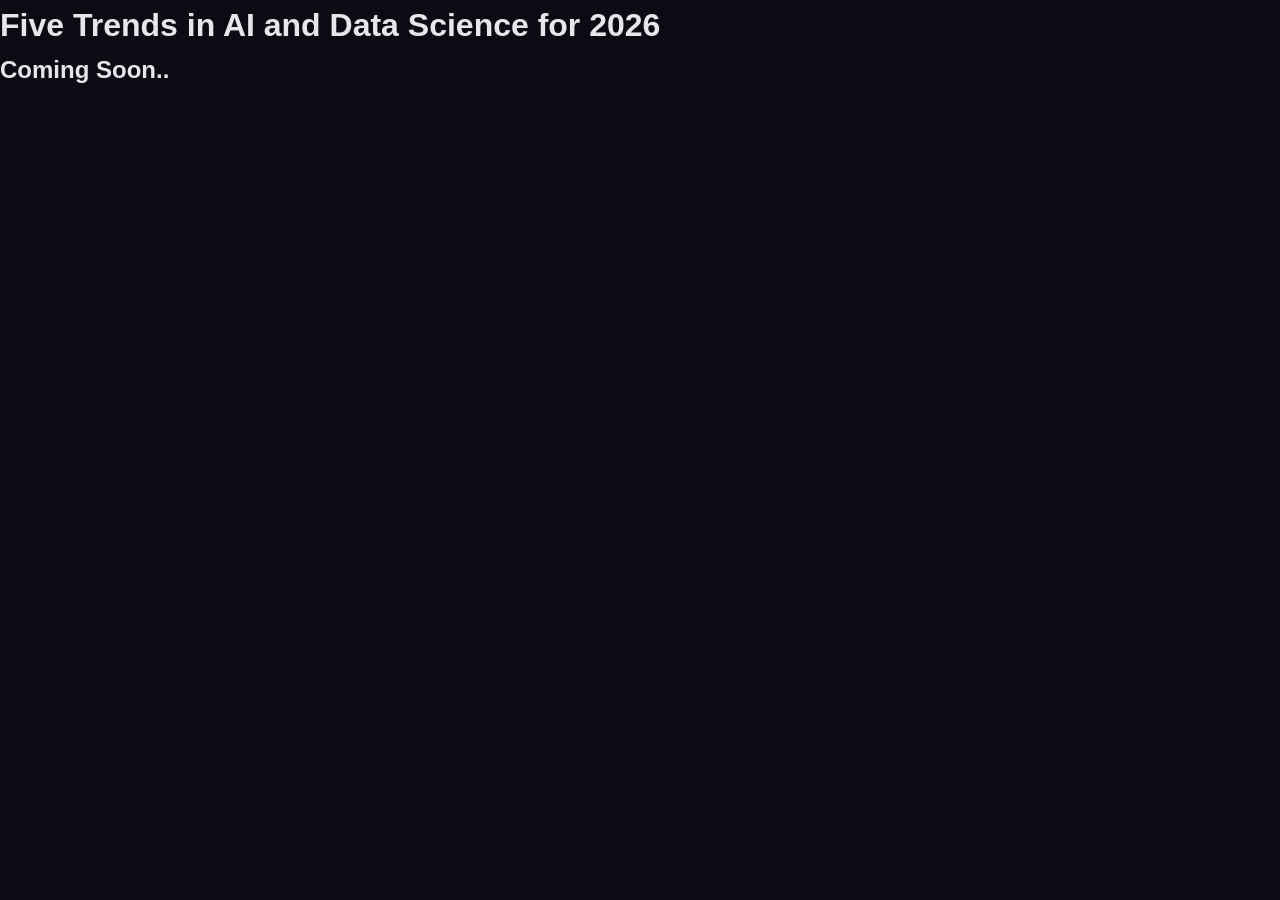
<file: MiniProject3/Articles/five-trends-in-ai-and-data-science-for-2026.html>
<!DOCTYPE html>
<html lang="en">
<head>
    <meta charset="UTF-8">
    <meta name="viewport" content="width=device-width, initial-scale=1.0">
    <title>Five Trends in AI and Data Science for 2026</title>
    <link rel="stylesheet" href="../style.css">
</head>
<body>
    <!-- Content for the article -->
     <h1>Five Trends in AI and Data Science for 2026</h1>
     <h2>Coming Soon..</h2>
</body>
</html>
</file>
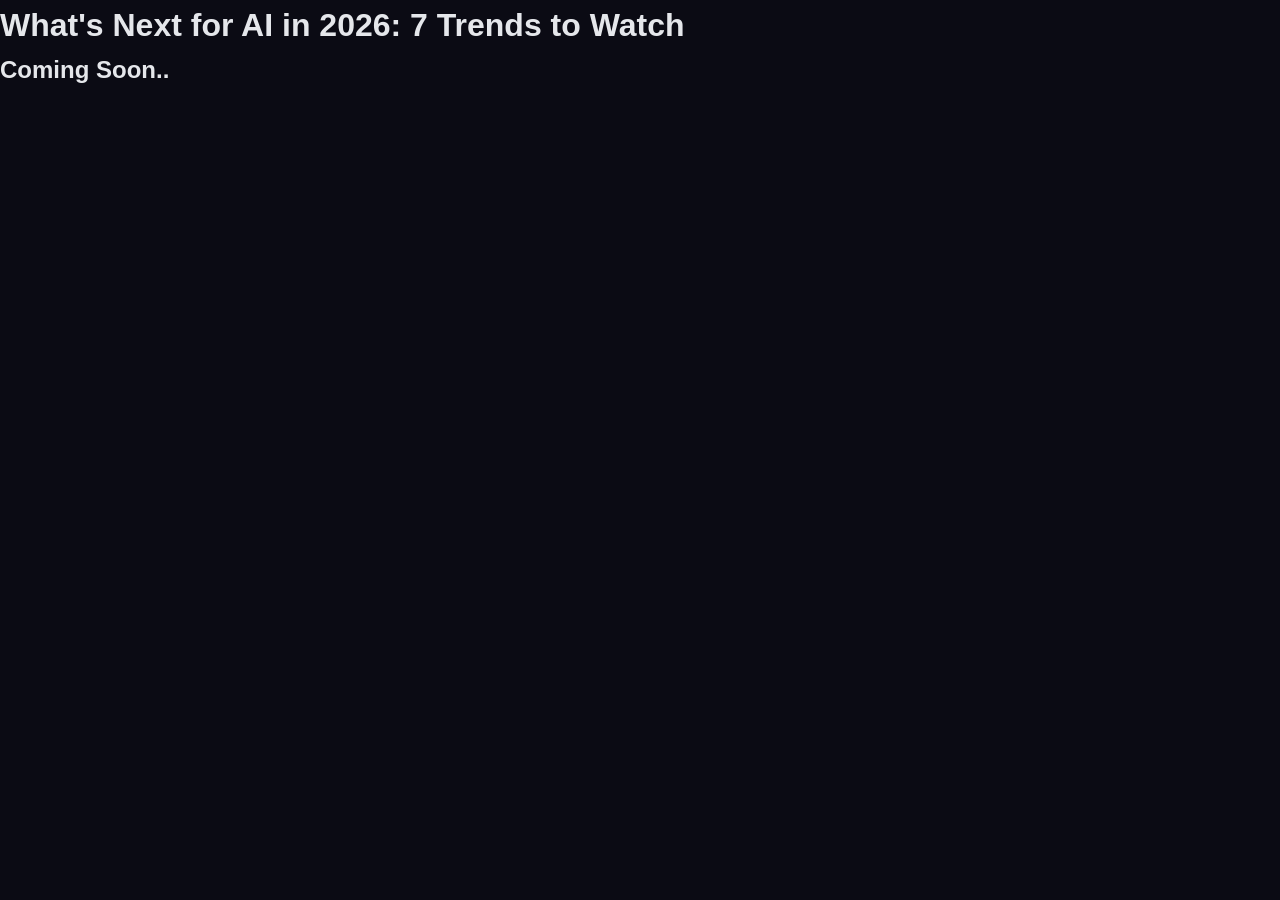
<file: MiniProject3/Articles/what-s-next-for-ai-in-2026.html>
<!DOCTYPE html>
<html lang="en">
<head>
    <meta charset="UTF-8">
    <meta name="viewport" content="width=device-width, initial-scale=1.0">
    <title>What's Next for AI in 2026: 7 Trends to Watch</title>
    <link rel="stylesheet" href="../style.css">
</head>
<body>
    <!-- Content for the article -->
     <h1>What's Next for AI in 2026: 7 Trends to Watch</h1>
     <h2>Coming Soon..</h2>
</body>
</html>
</file>
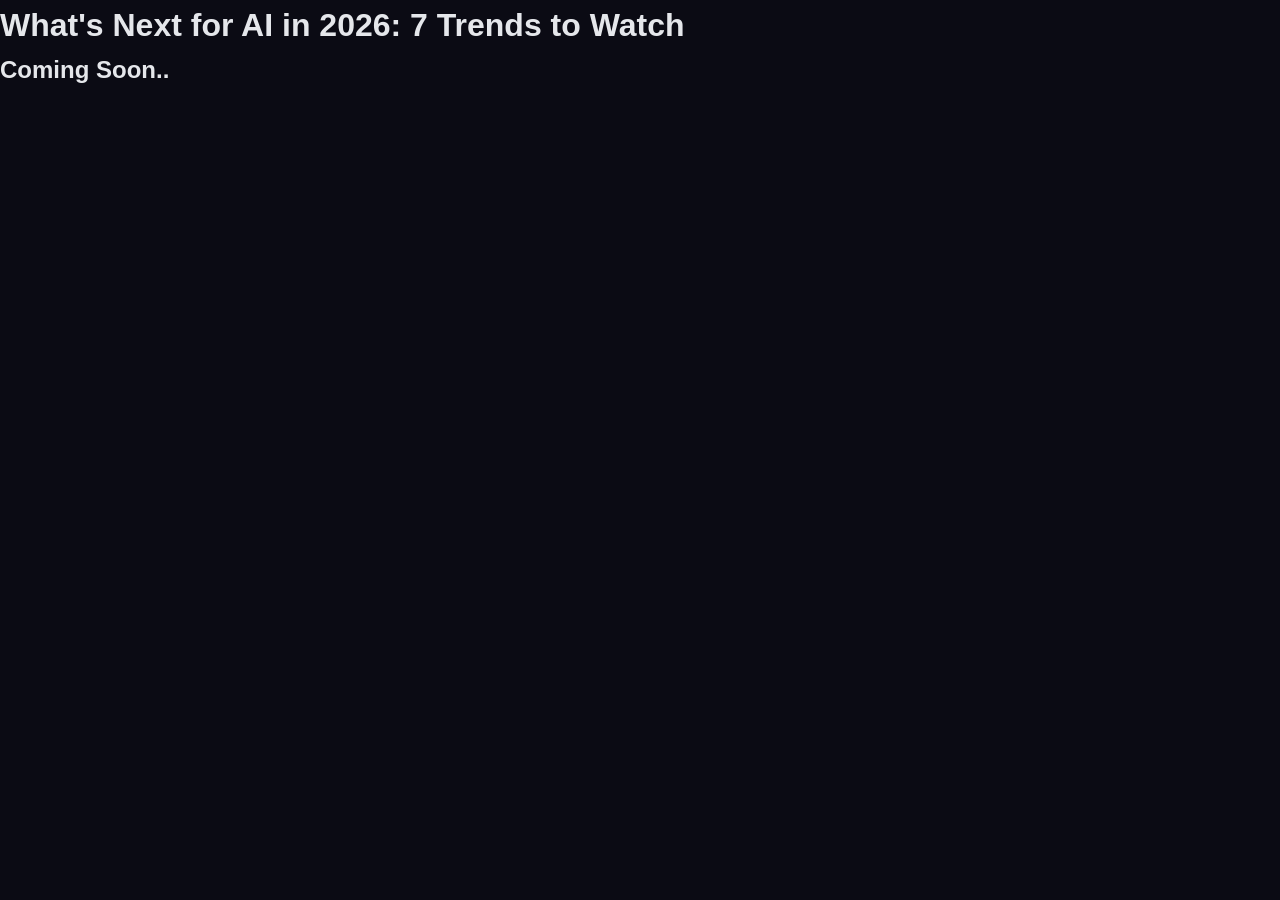
<file: MiniProject3/Articles/what-s-next-in-ai-7-trends-to-watch-in-2026.html>
<!DOCTYPE html> 
<html lang="en">
<head>
    <meta charset="UTF-8">
    <meta name="viewport" content="width=device-width, initial-scale=1.0">
    <title>What's Next for AI in 2026: 7 Trends to Watch</title>
    <link rel="stylesheet" href="../style.css">
</head>
<body>
    <!-- Content for the article -->
     <h1>What's Next for AI in 2026: 7 Trends to Watch</h1>
     <h2>Coming Soon..</h2>
</body>
</html>
</file>
<file: MiniProject3/style.css>
/* =========================
   RESET + BASE STYLES
========================= */

* {
    margin: 0;
    padding: 0;
    box-sizing: border-box;
}

html {
    scroll-behavior: smooth;
}

body {
    font-family: Arial, Helvetica, sans-serif;
    line-height: 1.6;
    color: #e5e7eb;
    background-color: #0b0b14;
}

/* =========================
   LAYOUT
========================= */

.container {
    width: 90%;
    max-width: 1000px;
    margin: 0 auto;
}

/* =========================
   HEADER
========================= */

.header {
    background: rgba(10, 10, 20, 0.75);
    backdrop-filter: blur(12px);
    position: sticky;
    top: 0;
    z-index: 1000;
    border-bottom: 1px solid rgba(168, 85, 247, 0.2);
}

.header-container {
    display: flex;
    justify-content: space-between;
    align-items: center;
    padding: 15px 0;
}

.logo h2 {
    font-size: 22px;
    color: #a855f7;
    text-shadow: 0 0 12px rgba(168, 85, 247, 0.5);
}

.nav-list {
    display: flex;
    list-style: none;
    gap: 20px;
}

.nav-list a {
    text-decoration: none;
    color: #e5e7eb;
    font-size: 14px;
    transition: 0.3s;
    position: relative;
}

.nav-list a:hover {
    color: #a855f7;
}

/* =========================
   HERO
========================= */

.hero {
    height: 85vh;
    display: flex;
    align-items: center;
    justify-content: center;
    text-align: center;
    padding: 20px;

    background:
        radial-gradient(circle at top, rgba(168,85,247,0.25), transparent 40%),
        radial-gradient(circle at bottom, rgba(99,102,241,0.2), transparent 50%),
        #0b0b14;

    position: relative;
    overflow: hidden;
}

.hero-content h1 {
    font-size: 44px;
    margin-bottom: 15px;
}

.hero-content p {
    font-size: 18px;
    opacity: 0.85;
}

/* =========================
   SECTIONS
========================= */

section {
    padding: 70px 0;
}

section h2 {
    font-size: 28px;
    color: #d6b8f2;
    text-align: center;
    margin-bottom: 30px;
}

/* =========================
   ARTICLES GRID
========================= */

.articles-grid {
    display: grid;
    grid-template-columns: repeat(auto-fit, minmax(280px, 1fr));
    gap: 25px;
}

/* =========================
   ARTICLE CARD
========================= */

.article-card {
    background: rgba(255, 255, 255, 0.03);
    padding: 20px;
    border-radius: 14px;
    border: 1px solid rgba(168, 85, 247, 0.15);
    transition: 0.3s;

    display: flex;
    flex-direction: column;
    gap: 10px;
}

.article-card:hover {
    transform: translateY(-6px);
    box-shadow: 0 0 25px rgba(168, 85, 247, 0.25);
}

.article-card h3 {
    margin-bottom: 10px;
    text-align: center;
}

.article-card p {
    font-size: 14px;
    margin-bottom: 12px;
    color: #cbd5e1;
    text-align: justify;
    font-family: 'Times New Roman', Times, serif;
}

/* =========================
   META BOX (CLEANED)
========================= */

.card-meta {
    display: flex;
    flex-direction: column;
    gap: 6px;

    font-size: 12px;
    color: #94a3b8;

    padding: 10px 12px;
    margin-bottom: 14px;

    border: 1px solid rgba(168, 85, 247, 0.12);
    border-radius: 10px;

    background: rgba(255, 255, 255, 0.02);
}

/* =========================
   TAG STYLE (h5 category)
========================= */

.article-card h5 {
    align-self: center;
    padding: 6px 12px;
    border-radius: 999px;
    border: 2px solid rgba(255, 192, 203, 0.5);
    background: rgba(255, 192, 203, 0.08);
    color: #a855f7;
    font-size: 11px;
    text-transform: uppercase;
}

/* =========================
   BUTTON
========================= */

.read-more {
    margin-top: auto;
    display: inline-block;

    color: #a855f7;
    font-weight: 600;
    text-decoration: none;
}

.read-more:hover {
    text-decoration: underline;
}

/* =========================
   TOPICS
========================= */

.topics-grid {
    display: grid;
    grid-template-columns: repeat(auto-fit, minmax(220px, 1fr));
    gap: 20px;
}

.topic {
    background: rgba(255, 255, 255, 0.03);
    padding: 20px;
    border-radius: 14px;
    border: 1px solid rgba(168, 85, 247, 0.15);
}

.topic:hover {
    transform: translateY(-6px);
    box-shadow: 0 0 25px rgba(168, 85, 247, 0.25);
}

.topic h3 {
    margin-bottom: 10px;
    color : #a855f7;
    font-size: 14px;
}
.topic p {
    font-size: 14px;
    color: #cbd5e1;
    line-height: 1.6;
}

/* =========================
   NEWS
========================= */
.news-grid {
    display: grid;
    grid-template-columns: repeat(auto-fit, minmax(260px, 1fr));
    gap: 20px;
    margin-top: 30px;
}

.news-card {
    background: rgba(255, 255, 255, 0.03);
    padding: 18px;
    border-radius: 12px;

    border: 1px solid rgba(168, 85, 247, 0.15);
    backdrop-filter: blur(10px);

    transition: 0.3s;
}

.news-card:hover {
    transform: translateY(-5px);
    box-shadow: 0 0 20px rgba(168, 85, 247, 0.25);
    border-color: rgba(168, 85, 247, 0.4);
}

.news-card p {
    font-size: 14px;
    color: #cbd5e1;
    line-height: 1.6;
}

/* tag */
.news-tag {
    display: inline-block;
    margin-bottom: 10px;
    padding: 4px 10px;

    font-size: 11px;
    text-transform: uppercase;

    border-radius: 999px;
    color: #a855f7;

    background: rgba(168, 85, 247, 0.12);
    border: 1px solid rgba(168, 85, 247, 0.3);
}
/* =========================
   ABOUT US
========================= */

.about-wrapper {
    max-width: 900px;
    margin: 0 auto;
    margin-top: 40px;
}

/* intro paragraph */
.about-intro {
    text-align: center;
    margin-bottom: 50px;
}

.about-intro p {
    font-size: 16px;
    color: #cbd5e1;
    line-height: 1.8;
}

/* list style (timeline feel) */
.about-list {
    display: flex;
    flex-direction: column;
    gap: 30px;
}

/* each item */
.about-item {
    position: relative;
    padding-left: 20px;
    border-left: 2px solid rgba(168, 85, 247, 0.2);
}

/* glowing dot */
.about-item::before {
    content: "";
    position: absolute;
    left: -6px;
    top: 6px;
    width: 10px;
    height: 10px;
    background: #a855f7;
    border-radius: 50%;
    box-shadow: 0 0 10px rgba(168, 85, 247, 0.6);
}

/* title */
.about-item h3 {
    font-size: 16px;
    margin-bottom: 6px;
    color: #a855f7;
}

/* text */
.about-item p {
    font-size: 14px;
    color: #cbd5e1;
    line-height: 1.7;
}

/* =========================
  SUBSCRIBE
========================= */

.Subscribe {
    display: flex;
    justify-content: center;
}

.subscribe-box {
    width: 100%;
    max-width: 600px;
    text-align: center;

    padding: 40px 30px;
    border-radius: 16px;

    background: rgba(255, 255, 255, 0.03);
    border: 1px solid rgba(168, 85, 247, 0.2);

    backdrop-filter: blur(12px);

    box-shadow: 0 0 30px rgba(168, 85, 247, 0.15);

    margin: 0 auto;
    justify-content: center;
}

.subscribe-box h2 {
    margin-bottom: 10px;
}

.subscribe-box p {
    font-size: 14px;
    color: #cbd5e1;
    margin-bottom: 25px;
}

/* FORM */

.subscribe-form {
    display: flex;
    gap: 10px;
    flex-wrap: wrap;
    justify-content: center;
}

.subscribe-form input {
    flex: 1;
    min-width: 220px;

    padding: 12px 14px;
    border-radius: 10px;
    border: 1px solid rgba(168, 85, 247, 0.2);

    background: rgba(255, 255, 255, 0.04);
    color: #e5e7eb;

    outline: none;
    transition: 0.3s;
}

.subscribe-form input:focus {
    border-color: #a855f7;
    box-shadow: 0 0 10px rgba(168, 85, 247, 0.3);
}

/* BUTTON */

.subscribe-form button {
    padding: 12px 18px;
    border-radius: 10px;
    border: none;

    background: linear-gradient(135deg, #a855f7, #6366f1);
    color: white;

    font-weight: 600;
    cursor: pointer;

    transition: 0.3s;
}

.subscribe-form button:hover {
    transform: translateY(-2px);
    box-shadow: 0 8px 20px rgba(168, 85, 247, 0.4);
}

/* =========================
   FOOTER
========================= */

.footer {
    text-align: center;
    padding: 20px;
    background: #07070f;
    border-top: 1px solid rgba(168, 85, 247, 0.15);
    color: #94a3b8;
}

/* =========================
   RESPONSIVE
========================= */

@media (max-width: 768px) {

    .header-container {
        flex-direction: column;
        gap: 10px;
    }

    .nav-list {
        flex-wrap: wrap;
        justify-content: center;
    }

    .hero-content h1 {
        font-size: 28px;
    }

    .hero-content p {
        font-size: 16px;
    }
}
</file>
<file: MiniProject4/styles.css>
/* ══ THEME TOKENS ══ */
:root {
  --bg:         #0d0912;
  --bg-card:    rgba(35,15,30,.65);
  --bg-glass:   rgba(232,127,160,.04);
  --nav-bg:     rgba(13,9,18,.93);
  --text-main:  #f5e8ef;
  --text-muted: #c49ab0;
  --text-dim:   #7a5068;
  --cream:      #fdeef4;
  --gold:       #e87fa0;
  --gold-light: #f0a8c0;
  --gold-pale:  #fbd5e3;
  --border:     rgba(232,127,160,.22);
  --divider:    rgba(232,127,160,.13);
  --star-vis:   1;
  --toggle-bg:  rgba(232,127,160,.13);
}

/* ══ RESET & BASE ══ */
*, *::before, *::after { margin: 0; padding: 0; box-sizing: border-box; }
html { scroll-behavior: smooth; }
body {
  background: var(--bg);
  color: var(--text-main);
  font-family: 'DM Sans', sans-serif;
  font-weight: 300;
  overflow-x: hidden;
}

/* ══ STARFIELD ══ */
#stars {
  position: fixed; inset: 0; z-index: 0; pointer-events: none;
  opacity: var(--star-vis);
  background: radial-gradient(ellipse at 20% 30%, #1a0718 0%, var(--bg) 65%);
}

#stars::before, #stars::after {
  content: ''; position: absolute; inset: 0;
  background-image:
    radial-gradient(1px 1px at 10% 15%, rgba(255,230,240,.42) 0%, transparent 100%),
    radial-gradient(1px 1px at 30% 50%, rgba(255,210,225,.26) 0%, transparent 100%),
    radial-gradient(1px 1px at 55% 20%, rgba(255,225,235,.36) 0%, transparent 100%),
    radial-gradient(1px 1px at 75% 60%, rgba(255,210,225,.18) 0%, transparent 100%),
    radial-gradient(1px 1px at 90% 10%, rgba(255,230,240,.28) 0%, transparent 100%),
    radial-gradient(1px 1px at 45% 80%, rgba(255,215,230,.22) 0%, transparent 100%),
    radial-gradient(1px 1px at 20% 70%, rgba(255,210,225,.20) 0%, transparent 100%),
    radial-gradient(1px 1px at 65% 45%, rgba(255,225,235,.25) 0%, transparent 100%);
  background-size: 400px 400px;
  animation: twinkle 8s ease-in-out infinite alternate;
}
#stars::after {
  background-size: 600px 600px;
  animation-duration: 12s;
  animation-direction: alternate-reverse;
}
@keyframes twinkle { 0% { opacity: .6; } 100% { opacity: 1; } }

/* ══ NAVBAR ══ */
.navbar {
  position: fixed; top: 0; width: 100%; z-index: 1000;
  padding: 1rem 0;
  background: var(--nav-bg);
  backdrop-filter: blur(18px);
  border-bottom: 1px solid var(--border);
}
.navbar-brand {
  font-family: 'Playfair Display', serif;
  font-size: 1.3rem;
  color: var(--gold) !important;
  letter-spacing: .02em;
}
.navbar-brand span { color: var(--text-main); }
.nav-link {
  color: var(--text-muted) !important;
  font-size: .78rem; font-weight: 500;
  letter-spacing: .1em; text-transform: uppercase;
  padding: .4rem .72rem !important; transition: color .3s;
}
.nav-link:hover { color: var(--gold) !important; }
.navbar-toggler { border-color: var(--border); }
.navbar-toggler-icon {
  background-image: url("data:image/svg+xml,%3csvg xmlns='http://www.w3.org/2000/svg' viewBox='0 0 30 30'%3e%3cpath stroke='rgba%28232,127,160,.9%29' stroke-linecap='round' stroke-miterlimit='10' stroke-width='2' d='M4 7h22M4 15h22M4 23h22'/%3e%3c/svg%3e");
}

@media (max-width: 991px) {
  .navbar-collapse {
    background: var(--nav-bg);
    border-radius: 0 0 12px 12px;
    padding: .8rem 1rem 1.2rem;
    margin-top: .5rem;
    border: 1px solid var(--border);
    backdrop-filter: blur(18px);
  }
}

/* ══ HERO ══ */
#hero {
  position: relative; z-index: 1;
  min-height: 100vh;
  display: flex; align-items: center;
  padding: 6rem 0 4rem; overflow: hidden;
}
.hero-eyebrow {
  font-family: 'DM Mono', monospace;
  font-size: .74rem; letter-spacing: .22em; text-transform: uppercase;
  color: var(--gold);
  animation: fadeUp .8s .3s both;
}
.hero-name {
  font-family: 'Playfair Display', serif;
  font-size: clamp(2.8rem, 7vw, 5.2rem);
  font-weight: 700; line-height: 1.05; color: var(--cream);
  margin: .5rem 0 .8rem;
  animation: fadeUp .8s .5s both;
}
.hero-name em { font-style: italic; color: var(--gold); }
.hero-tagline {
  font-size: clamp(.95rem, 2vw, 1.15rem);
  color: var(--text-muted); font-weight: 300;
  max-width: 540px; line-height: 1.78;
  animation: fadeUp .8s .7s both;
}
.hero-pills {
  display: flex; flex-wrap: wrap; gap: .48rem;
  margin-top: 1.6rem;
  animation: fadeUp .8s .9s both;
}
.pill {
  border: 1px solid var(--border); color: var(--gold-pale);
  font-size: .72rem; padding: .3rem .82rem; border-radius: 100px;
  font-family: 'DM Mono', monospace; letter-spacing: .07em;
  background: var(--bg-glass); backdrop-filter: blur(8px);
}
.hero-cta {
  margin-top: 2.2rem;
  animation: fadeUp .8s 1.1s both;
  display: flex; gap: .9rem; flex-wrap: wrap;
}
.btn-gold {
  background: var(--gold); color: var(--bg);
  font-size: .8rem; font-weight: 500; letter-spacing: .1em; text-transform: uppercase;
  padding: .7rem 1.75rem; border: none; border-radius: 4px;
  cursor: pointer; text-decoration: none; display: inline-block;
  transition: all .3s;
}
.btn-gold:hover {
  background: var(--gold-light); color: var(--bg);
  transform: translateY(-2px); box-shadow: 0 8px 24px rgba(232,127,160,.28);
}
.btn-outline-gold {
  background: transparent; color: var(--gold);
  font-size: .8rem; font-weight: 500; letter-spacing: .1em; text-transform: uppercase;
  padding: .7rem 1.75rem; border: 1px solid var(--gold); border-radius: 4px;
  cursor: pointer; text-decoration: none; display: inline-block;
  transition: all .3s;
}
.btn-outline-gold:hover {
  background: rgba(232,127,160,.1); color: var(--gold-light); transform: translateY(-2px);
}
.hero-deco {
  position: absolute; right: -80px; top: 50%; transform: translateY(-50%);
  width: 520px; height: 520px; border-radius: 50%;
  background: radial-gradient(circle, rgba(232,127,160,.07) 0%, transparent 70%);
  pointer-events: none;
  animation: fadeIn 1.5s 1s both;
}
.hero-ring {
  position: absolute; right: -40px; top: 50%; transform: translateY(-50%);
  width: 420px; height: 420px; border-radius: 50%;
  border: 1px solid rgba(232,127,160,.12);
  pointer-events: none;
  animation: fadeIn 1.5s 1.2s both, ringRot 20s linear infinite;
}
@keyframes ringRot { to { transform: translateY(-50%) rotate(360deg); } }
@media (max-width: 991px) { .hero-deco, .hero-ring { display: none; } }

/* ══ SECTIONS ══ */
section { position: relative; z-index: 1; }
.section-inner { padding: 5.5rem 0; }
.section-label {
  font-family: 'DM Mono', monospace;
  font-size: .7rem; letter-spacing: .2em; text-transform: uppercase;
  color: var(--gold); margin-bottom: .42rem;
  display: flex; align-items: center; gap: .7rem;
}
.section-label::after {
  content: ''; flex: 1; max-width: 48px; height: 1px;
  background: var(--gold); opacity: .4;
}
.section-title {
  font-family: 'Playfair Display', serif;
  font-size: clamp(1.7rem, 3.5vw, 2.55rem);
  font-weight: 600; color: var(--cream); line-height: 1.15; margin-bottom: .4rem;
}
.section-subtitle {
  color: var(--text-muted); font-size: .91rem;
  font-weight: 300; max-width: 500px; line-height: 1.76;
}
.divider {
  width: 100%; height: 1px;
  background: linear-gradient(90deg, transparent, var(--divider), transparent);
}

/* ══ ABOUT ══ */
.about-text { font-size: .96rem; line-height: 1.85; color: var(--text-muted); }
.about-text strong { color: var(--gold-pale); font-weight: 500; }

.stat-card {
  background: var(--bg-card); border: 1px solid var(--border);
  border-radius: 8px; padding: 1.35rem 1rem; text-align: center;
  backdrop-filter: blur(10px);
  transition: transform .3s, border-color .3s;
}
.stat-card:hover { transform: translateY(-4px); border-color: rgba(232,127,160,.4); }
.stat-number {
  font-family: 'Playfair Display', serif;
  font-size: 2rem; font-weight: 700; color: var(--gold); line-height: 1;
}
.stat-label {
  font-size: .7rem; color: var(--text-dim);
  letter-spacing: .07em; text-transform: uppercase; margin-top: .32rem;
}
.interest-tag {
  background: var(--bg-glass); border: 1px solid var(--border);
  color: var(--gold-pale); font-size: .79rem;
  padding: .42rem 1rem; border-radius: 4px;
  display: inline-flex; align-items: center; gap: .42rem;
  margin: .22rem; transition: all .3s;
}
.interest-tag:hover { border-color: rgba(232,127,160,.4); background: rgba(232,127,160,.06); }
.interest-tag i { color: var(--gold); font-size: .78rem; }

/* ══ TIMELINE ══ */
.timeline { position: relative; padding-left: 2rem; }
.timeline::before {
  content: ''; position: absolute; left: 0; top: 8px; bottom: 0;
  width: 1px; background: linear-gradient(to bottom, var(--gold), transparent);
}
.timeline-item {
  position: relative; margin-bottom: 2.7rem;
}
.timeline-dot {
  position: absolute; left: -2.35rem; top: 6px;
  width: 13px; height: 13px; border-radius: 50%;
  border: 2px solid var(--gold); background: var(--bg);
  box-shadow: 0 0 10px rgba(232,127,160,.4);
}
.timeline-period {
  font-family: 'DM Mono', monospace; font-size: .7rem;
  color: var(--gold); letter-spacing: .07em; margin-bottom: .22rem;
}
.timeline-role {
  font-family: 'Playfair Display', serif;
  font-size: 1.12rem; color: var(--cream); margin-bottom: .18rem;
}
.timeline-company {
  font-size: .82rem; color: var(--text-muted); margin-bottom: .65rem;
  display: flex; align-items: center; gap: .38rem;
}
.timeline-company i { color: var(--gold); font-size: .73rem; }
.timeline-desc { font-size: .87rem; color: var(--text-dim); line-height: 1.76; }
.timeline-tags { margin-top: .6rem; display: flex; flex-wrap: wrap; gap: .32rem; }
.tag-sm {
  background: rgba(232,127,160,.07); border: 1px solid rgba(232,127,160,.2);
  color: var(--gold-pale); font-size: .67rem; padding: .16rem .58rem;
  border-radius: 100px; font-family: 'DM Mono', monospace;
}

/* ══ CARDS ══ */
.glass-card {
  background: var(--bg-card); border: 1px solid var(--border);
  border-radius: 10px; padding: 1.65rem;
  backdrop-filter: blur(12px); height: 100%;
  transition: border-color .3s, box-shadow .3s, transform .3s;
}
.glass-card:hover {
  border-color: rgba(232,127,160,.35);
  box-shadow: 0 12px 40px rgba(0,0,0,.18);
  transform: translateY(-4px);
}
.card-icon {
  width: 44px; height: 44px; border-radius: 50%;
  background: rgba(232,127,160,.12);
  border: 1px solid rgba(232,127,160,.25);
  display: flex; align-items: center; justify-content: center;
  color: var(--gold); font-size: 1rem; margin-bottom: .88rem;
}
.card-title {
  font-family: 'Playfair Display', serif;
  font-size: 1.04rem; color: var(--cream); margin-bottom: .32rem;
}
.card-meta {
  font-family: 'DM Mono', monospace; font-size: .67rem;
  color: var(--gold); letter-spacing: .07em; margin-bottom: .52rem;
}
.card-text { font-size: .85rem; color: var(--text-dim); line-height: 1.72; }

/* ══ GITHUB LINKS ══ */

#projects .glass-card {
  background: var(--bg-card);
  border: 1px solid var(--border);
  border-radius: 10px;
  padding: 1.65rem;

  display: flex;
  flex-direction: column;
  height: 100%;

  backdrop-filter: blur(12px);
  transition: all .3s ease;
}

#project .card-text {
  font-size: .85rem;
  color: var(--text-dim);
  line-height: 1.72;

  flex-grow: 1;
  margin-bottom: 1rem;
}

.card-footer {
  margin-top: auto;
  display: flex;
  flex-direction: column;
  gap: .8rem;
}

.project-links {
  display: flex;
  justify-content: flex-end;
}

.project-link {
  width: 34px;
  height: 34px;
  display: inline-flex;
  align-items: center;
  justify-content: center;

  border-radius: 50%;
  background: transparent;
  border: 1px solid var(--border);

  color: var(--gold);
  font-size: .85rem;

  transition: all .25s ease;
}

.project-link:hover {
  background: rgba(232,127,160,.12);
  transform: translateY(-2px);
}

/* ══ SKILLS ══ */
.skill-group-title {
  font-family: 'DM Mono', monospace; font-size: .68rem;
  letter-spacing: .13em; text-transform: uppercase;
  color: var(--gold); margin-bottom: .72rem;
  padding-bottom: .32rem; border-bottom: 1px solid var(--border);
}
.skill-bar-wrap { margin-bottom: .78rem; }
.skill-name {
  display: flex; justify-content: space-between;
  font-size: .79rem; color: var(--text-muted); margin-bottom: .26rem;
}
.skill-pct { color: var(--gold); font-family: 'DM Mono', monospace; font-size: .7rem; }
.skill-track { height: 3px; background: rgba(128,128,128,.1); border-radius: 2px; overflow: hidden; }
.skill-fill {
  height: 100%;
  background: linear-gradient(90deg, var(--gold), var(--gold-light));
  border-radius: 2px;
}

.badge-skill {
  display: inline-flex; align-items: center; gap: .33rem;
  background: var(--bg-glass); border: 1px solid var(--border);
  color: var(--text-muted); font-size: .75rem;
  padding: .36rem .78rem; border-radius: 6px; margin: .2rem;
  transition: all .3s; cursor: default;
}
.badge-skill:hover {
  border-color: rgba(232,127,160,.4); color: var(--gold-pale);
  background: rgba(232,127,160,.06);
}
.badge-skill i { color: var(--gold); font-size: .72rem; }

/* ══ CERTIFICATIONS ══ */
.cert-card {
  display: flex; align-items: flex-start; gap: .95rem;
  background: var(--bg-card); border: 1px solid var(--border);
  border-radius: 8px; padding: 1.05rem 1.25rem;
  backdrop-filter: blur(10px); margin-bottom: .85rem;
  transition: border-color .3s;
}
.cert-card:hover { border-color: rgba(232,127,160,.35); }
.cert-icon {
  width: 36px; height: 36px; flex-shrink: 0; border-radius: 50%;
  background: rgba(232,127,160,.1);
  border: 1px solid rgba(232,127,160,.22);
  display: flex; align-items: center; justify-content: center;
  color: var(--gold); font-size: .93rem;
}
.cert-name { font-size: .89rem; color: var(--cream); }
.cert-issuer { font-size: .73rem; color: var(--text-dim); margin-top: .1rem; }

/* ══ CONTACT ══ */
.contact-link {
  display: flex; align-items: center; gap: .95rem;
  color: var(--text-muted); text-decoration: none;
  font-size: .87rem; padding: .82rem 1.05rem;
  border-radius: 8px; border: 1px solid transparent;
  transition: all .3s; margin-bottom: .52rem;
}
.contact-link:hover {
  color: var(--gold-pale); border-color: var(--border);
  background: var(--bg-glass); transform: translateX(5px);
}
.contact-link .ci {
  width: 35px; height: 35px; border-radius: 50%;
  background: rgba(232,127,160,.1);
  border: 1px solid rgba(232,127,160,.2);
  display: flex; align-items: center; justify-content: center;
  color: var(--gold); font-size: .88rem; flex-shrink: 0;
}
.contact-val { font-size: .74rem; color: var(--text-dim); }

/* ══ FOOTER ══ */
footer {
  border-top: 1px solid var(--border);
  padding: 1.8rem 0; text-align: center;
  color: var(--text-dim); font-size: .75rem; letter-spacing: .05em;
}
footer span { color: var(--gold); }

/* ══ KEYFRAMES ══ */
@keyframes fadeUp {
  from { opacity: 0; transform: translateY(22px); }
  to   { opacity: 1; transform: translateY(0); }
}
@keyframes fadeIn {
  from { opacity: 0; }
  to   { opacity: 1; }
}

/* ══ SCROLLBAR ══ */
::-webkit-scrollbar { width: 4px; }
::-webkit-scrollbar-track { background: var(--bg); }
::-webkit-scrollbar-thumb { background: rgba(232,127,160,.3); border-radius: 10px; }
::selection { background: rgba(232,127,160,.28); color: var(--cream); }

/* ══ RESPONSIVE ══ */
@media (max-width: 576px) {
  .section-inner { padding: 4rem 0; }
  .timeline { padding-left: 1.4rem; }
  .stat-number { font-size: 1.65rem; }
}
</file>
